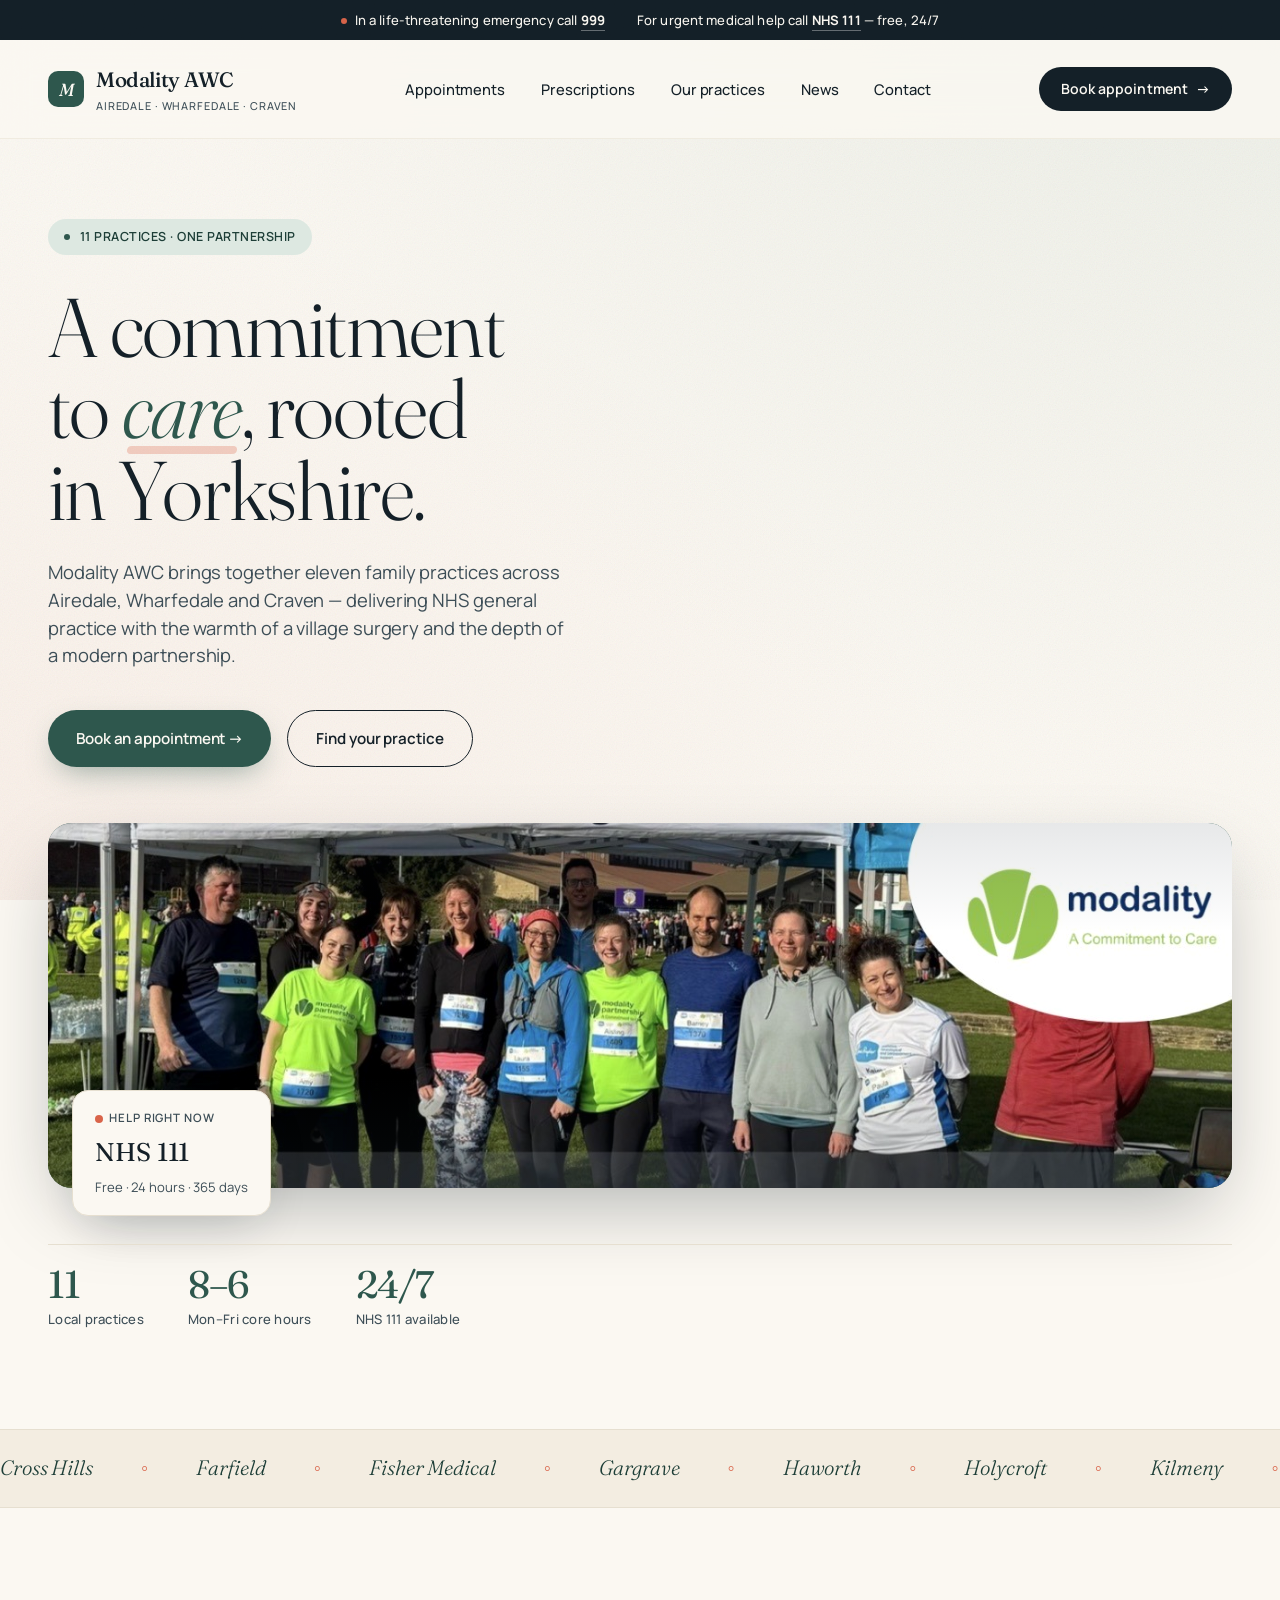
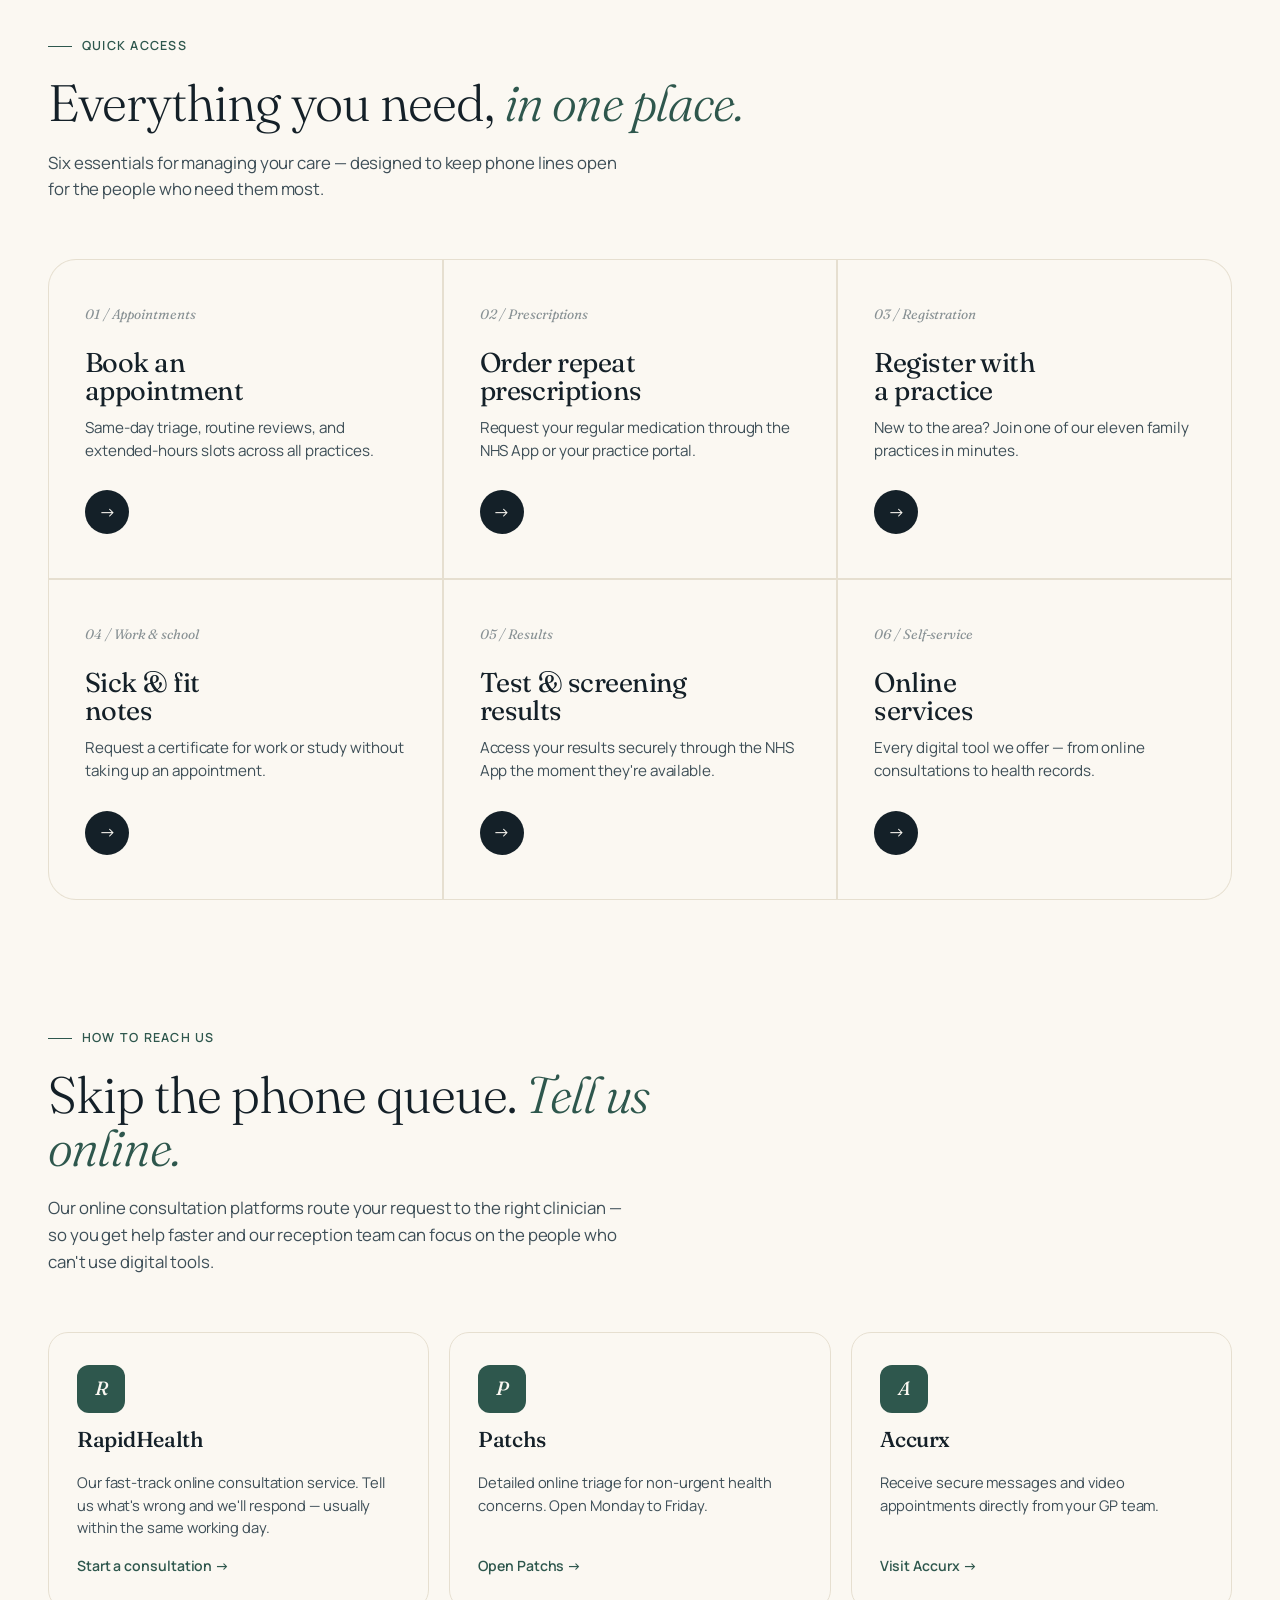
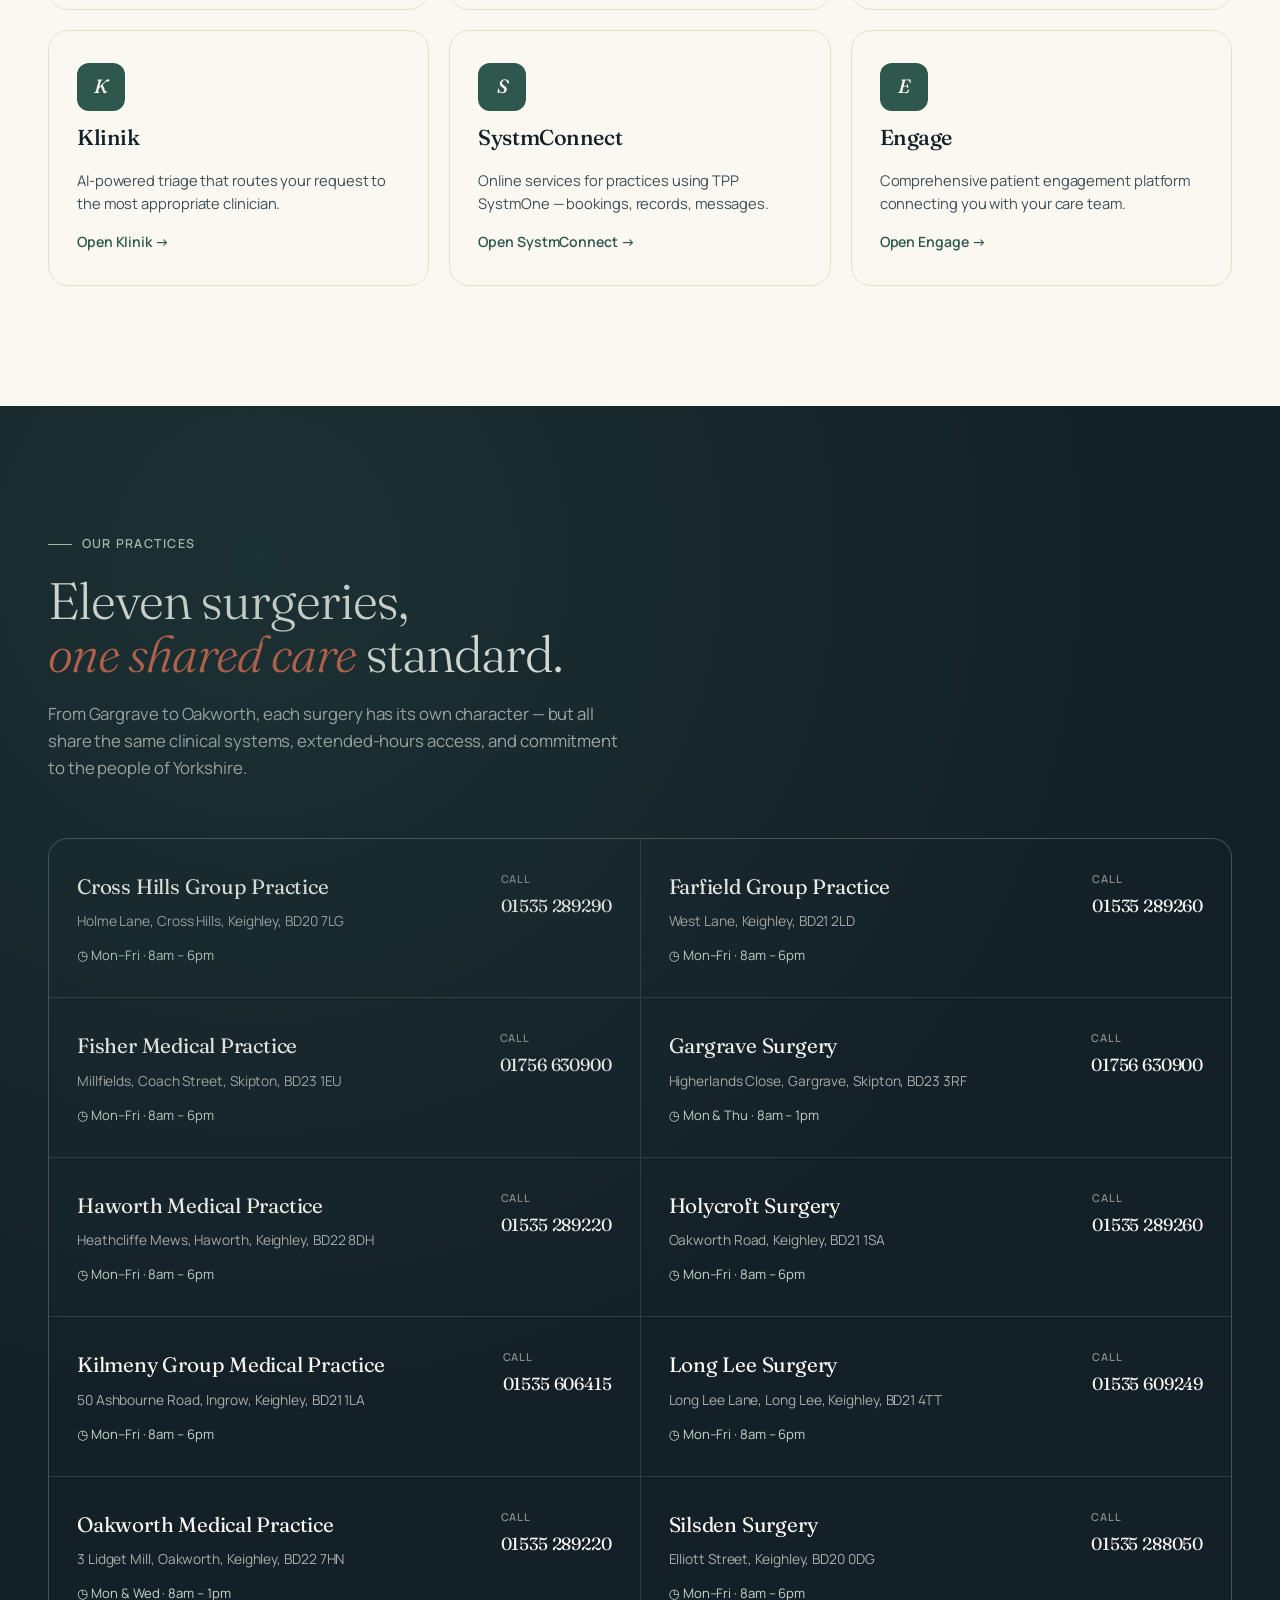
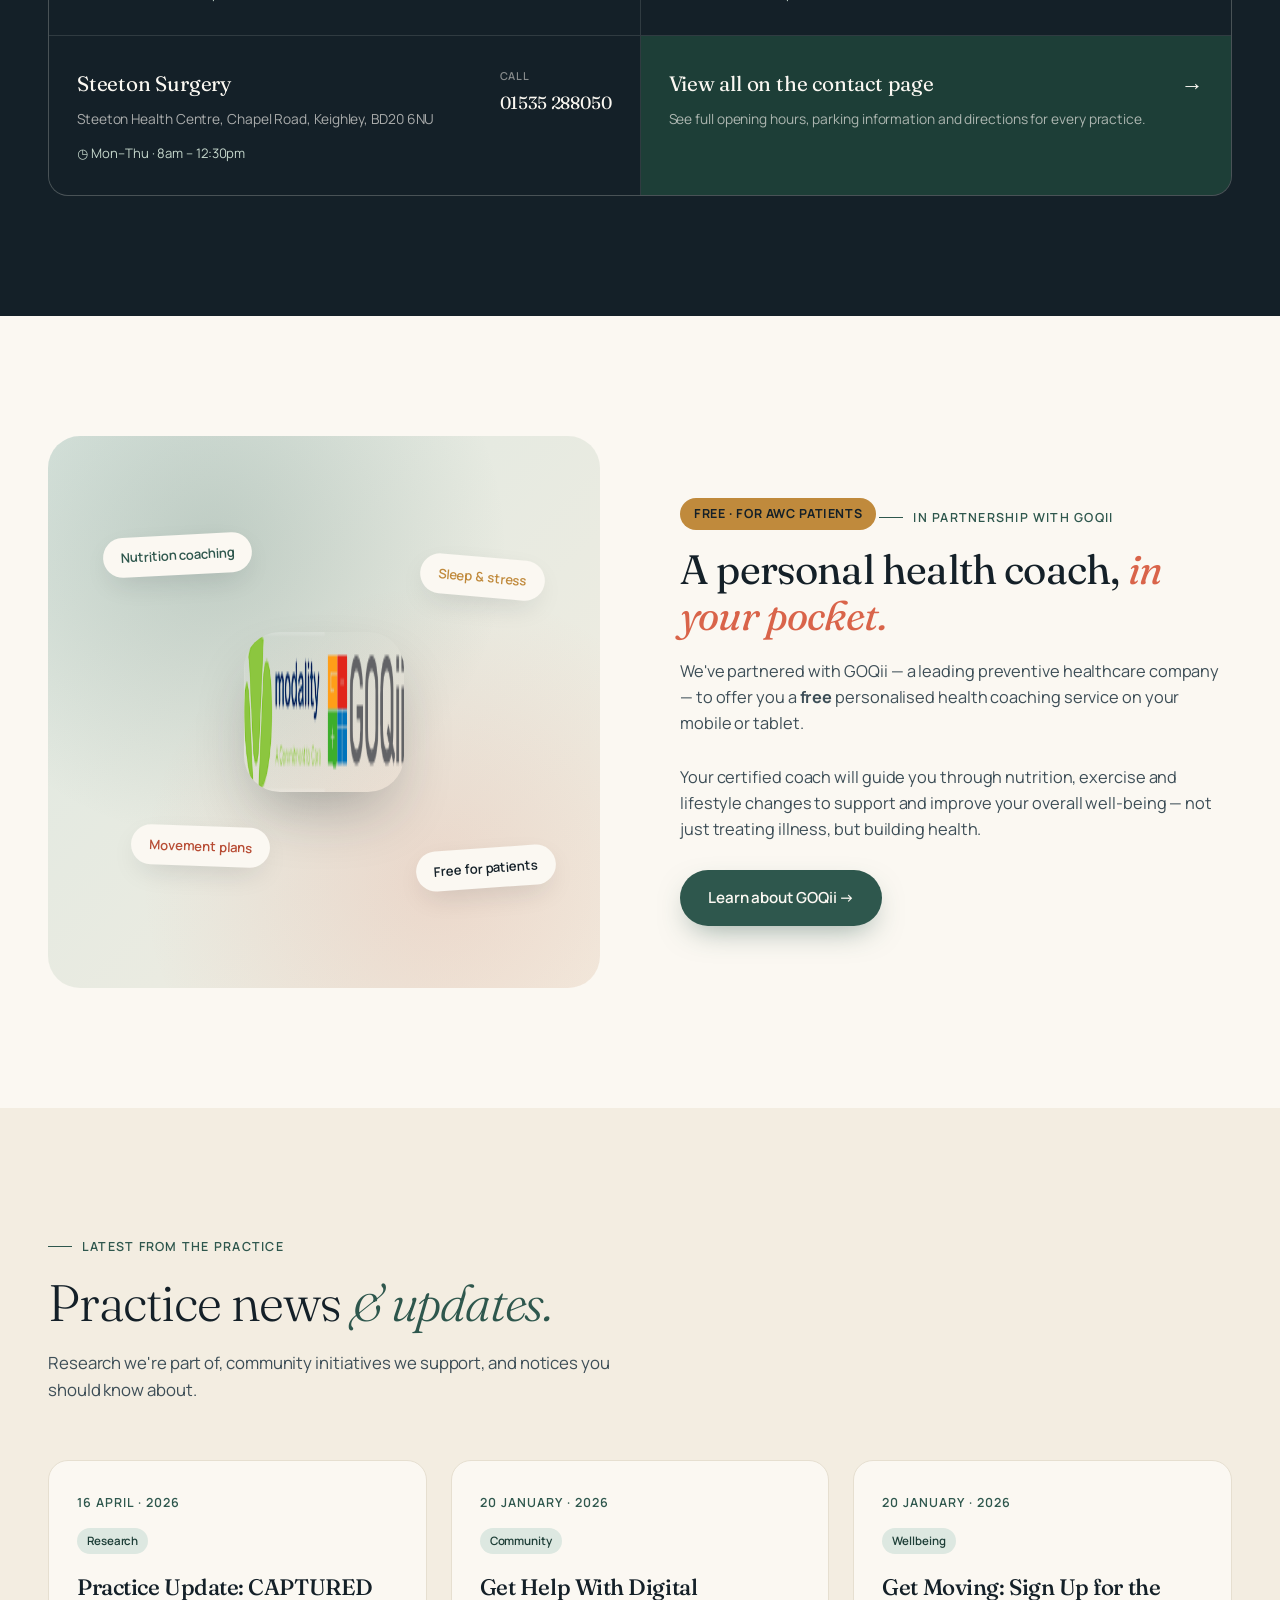
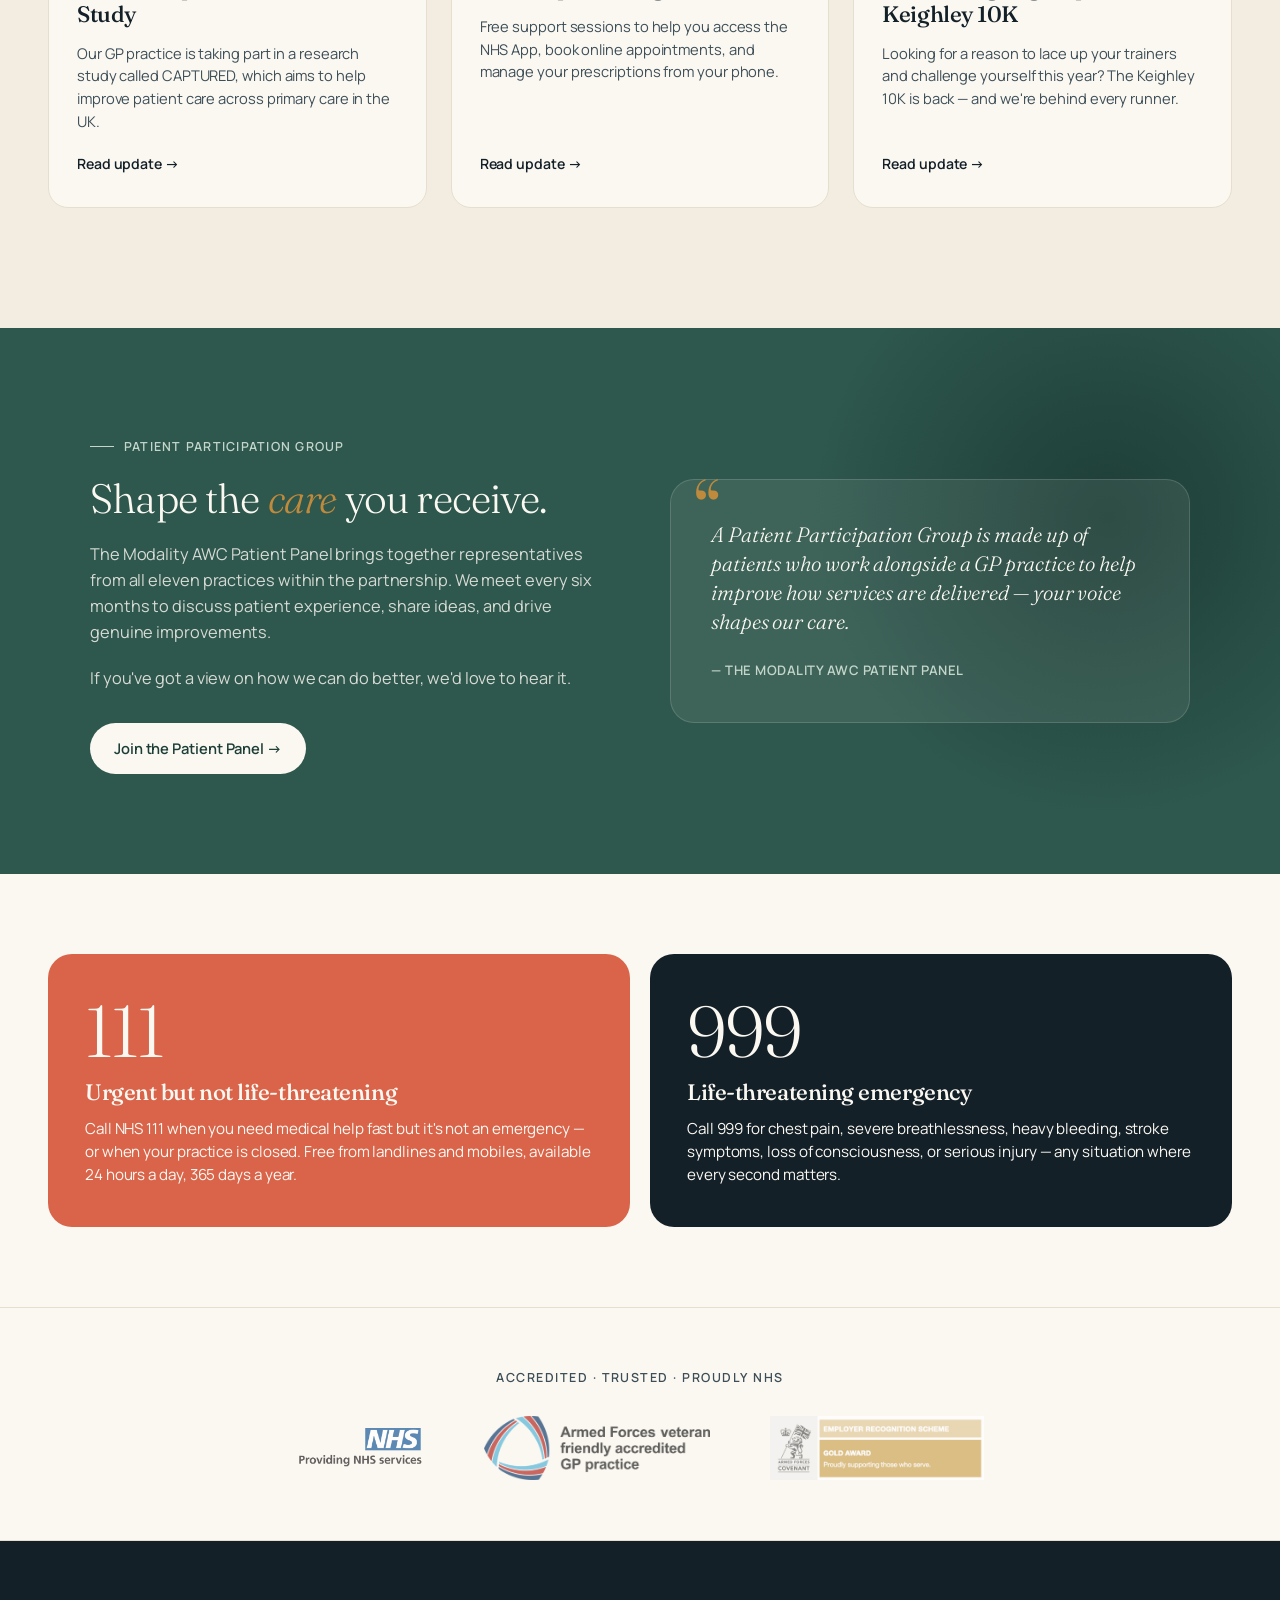
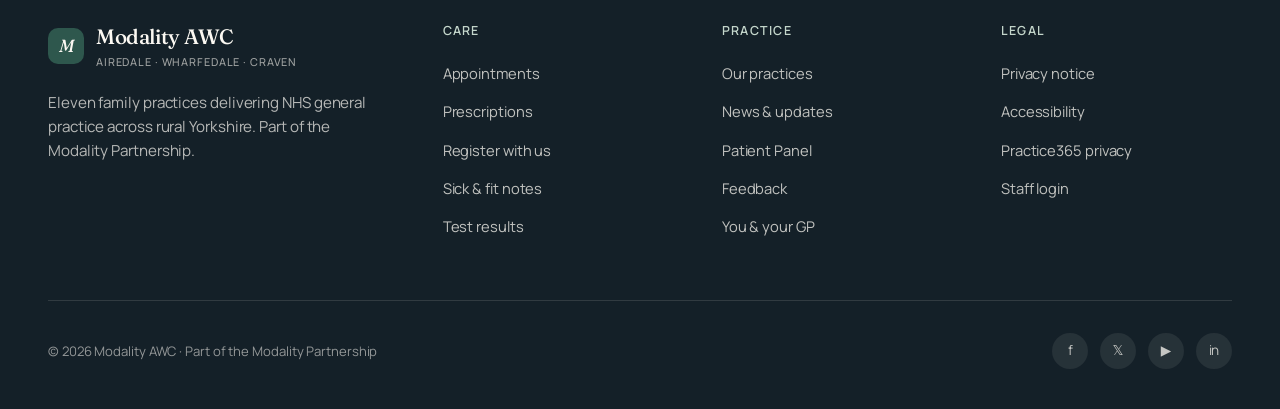
<file: index.html>
<!DOCTYPE html>
<html lang="en-GB">
<head>
<meta charset="UTF-8" />
<meta name="viewport" content="width=device-width, initial-scale=1" />
<title>Modality AWC — A commitment to care, rooted in Yorkshire</title>
<meta name="description" content="Modality Airedale, Wharfedale & Craven — 11 GP practices providing NHS care across rural Yorkshire. Book appointments, order prescriptions, and manage your health online." />
<link rel="preconnect" href="https://fonts.googleapis.com" />
<link rel="preconnect" href="https://fonts.gstatic.com" crossorigin />
<link href="https://fonts.googleapis.com/css2?family=Fraunces:ital,opsz,wght@0,9..144,300..700;1,9..144,300..500&family=Manrope:wght@400..700&display=swap" rel="stylesheet" />
<link rel="stylesheet" href="styles.css" />
</head>
<body>

<div class="emergency-strip">
  <span><span class="dot"></span>In a life-threatening emergency call <a href="tel:999"><strong>999</strong></a></span>
  <span>For urgent medical help call <a href="tel:111"><strong>NHS 111</strong></a> — free, 24/7</span>
</div>

<header class="site-header">
  <a href="index.html" class="logo-mark">
    <div class="badge">M</div>
    <div>
      Modality AWC
      <small>Airedale · Wharfedale · Craven</small>
    </div>
  </a>
  <nav class="nav-primary">
    <a href="appointments.html">Appointments</a>
    <a href="#services">Prescriptions</a>
    <a href="#practices">Our practices</a>
    <a href="#news">News</a>
    <a href="contact.html">Contact</a>
  </nav>
  <a href="appointments.html" class="header-cta">
    Book appointment <span class="arrow">→</span>
  </a>
</header>

<!-- HERO -->
<section class="hero">
  <div class="hero-text">
    <div class="hero-eyebrow">11 practices · One partnership</div>
    <h1>A commitment<br/>to <em>care</em>, rooted<br/>in Yorkshire.</h1>
    <p class="hero-lede">Modality AWC brings together eleven family practices across Airedale, Wharfedale and Craven — delivering NHS general practice with the warmth of a village surgery and the depth of a modern partnership.</p>
    <div class="hero-ctas">
      <a href="appointments.html" class="btn-primary">Book an appointment →</a>
      <a href="contact.html" class="btn-secondary">Find your practice</a>
    </div>
  </div>
  <div class="hero-image">
    <div class="hero-tag">✦ Sponsoring Keighley 10K 2026</div>
    <div class="frame">
      <img src="assets/hero.jpg" alt="The Modality AWC team at the Keighley 10K — sponsors of the 2026 race" />
    </div>
    <div class="hero-float-card">
      <div class="label"><span class="live-dot"></span>Help right now</div>
      <div class="num">NHS 111</div>
      <div class="sub">Free · 24 hours · 365 days</div>
    </div>
  </div>
  <div class="hero-stats">
    <div class="stat"><strong>11</strong><span>Local practices</span></div>
    <div class="stat"><strong>8–6</strong><span>Mon–Fri core hours</span></div>
    <div class="stat"><strong>24/7</strong><span>NHS 111 available</span></div>
  </div>
</section>

<!-- MARQUEE -->
<div class="marquee">
  <div class="marquee-track">
    <span>Cross Hills</span><span>Farfield</span><span>Fisher Medical</span><span>Gargrave</span><span>Haworth</span><span>Holycroft</span><span>Kilmeny</span><span>Long Lee</span><span>Oakworth</span><span>Silsden</span><span>Steeton</span>
    <span>Cross Hills</span><span>Farfield</span><span>Fisher Medical</span><span>Gargrave</span><span>Haworth</span><span>Holycroft</span><span>Kilmeny</span><span>Long Lee</span><span>Oakworth</span><span>Silsden</span><span>Steeton</span>
  </div>
</div>

<!-- QUICK ACTIONS -->
<section class="container" id="services">
  <div class="section-label">Quick access</div>
  <h2 class="section-heading">Everything you need, <em>in one place.</em></h2>
  <p class="section-lede">Six essentials for managing your care — designed to keep phone lines open for the people who need them most.</p>

  <div class="quick-actions">
    <a href="appointments.html" class="qa-card">
      <div class="num">01 / Appointments</div>
      <h3>Book an<br/>appointment</h3>
      <p>Same-day triage, routine reviews, and extended-hours slots across all practices.</p>
      <div class="qa-arrow">→</div>
    </a>
    <a href="#" class="qa-card">
      <div class="num">02 / Prescriptions</div>
      <h3>Order repeat<br/>prescriptions</h3>
      <p>Request your regular medication through the NHS App or your practice portal.</p>
      <div class="qa-arrow">→</div>
    </a>
    <a href="#" class="qa-card">
      <div class="num">03 / Registration</div>
      <h3>Register with<br/>a practice</h3>
      <p>New to the area? Join one of our eleven family practices in minutes.</p>
      <div class="qa-arrow">→</div>
    </a>
    <a href="#" class="qa-card">
      <div class="num">04 / Work &amp; school</div>
      <h3>Sick &amp; fit<br/>notes</h3>
      <p>Request a certificate for work or study without taking up an appointment.</p>
      <div class="qa-arrow">→</div>
    </a>
    <a href="#" class="qa-card">
      <div class="num">05 / Results</div>
      <h3>Test &amp; screening<br/>results</h3>
      <p>Access your results securely through the NHS App the moment they're available.</p>
      <div class="qa-arrow">→</div>
    </a>
    <a href="#" class="qa-card">
      <div class="num">06 / Self-service</div>
      <h3>Online<br/>services</h3>
      <p>Every digital tool we offer — from online consultations to health records.</p>
      <div class="qa-arrow">→</div>
    </a>
  </div>
</section>

<!-- CONTACT METHODS -->
<section class="container" style="padding-top: 0;">
  <div class="section-label">How to reach us</div>
  <h2 class="section-heading">Skip the phone queue. <em>Tell us online.</em></h2>
  <p class="section-lede">Our online consultation platforms route your request to the right clinician — so you get help faster and our reception team can focus on the people who can't use digital tools.</p>

  <div class="contact-methods">
    <a href="https://patchs.ai/patchs_for_patients" class="cm-card">
      <div class="cm-mark">R</div>
      <h4>RapidHealth</h4>
      <p>Our fast-track online consultation service. Tell us what's wrong and we'll respond — usually within the same working day.</p>
      <span class="cm-link">Start a consultation →</span>
    </a>
    <a href="https://patchs.ai/patchs_for_patients" class="cm-card">
      <div class="cm-mark">P</div>
      <h4>Patchs</h4>
      <p>Detailed online triage for non-urgent health concerns. Open Monday to Friday.</p>
      <span class="cm-link">Open Patchs →</span>
    </a>
    <a href="https://www.accurx.com/patient" class="cm-card">
      <div class="cm-mark">A</div>
      <h4>Accurx</h4>
      <p>Receive secure messages and video appointments directly from your GP team.</p>
      <span class="cm-link">Visit Accurx →</span>
    </a>
    <a href="https://access.klinik.co.uk/" class="cm-card">
      <div class="cm-mark">K</div>
      <h4>Klinik</h4>
      <p>AI-powered triage that routes your request to the most appropriate clinician.</p>
      <span class="cm-link">Open Klinik →</span>
    </a>
    <a href="#" class="cm-card">
      <div class="cm-mark">S</div>
      <h4>SystmConnect</h4>
      <p>Online services for practices using TPP SystmOne — bookings, records, messages.</p>
      <span class="cm-link">Open SystmConnect →</span>
    </a>
    <a href="https://www.engagehealth.uk" class="cm-card">
      <div class="cm-mark">E</div>
      <h4>Engage</h4>
      <p>Comprehensive patient engagement platform connecting you with your care team.</p>
      <span class="cm-link">Open Engage →</span>
    </a>
  </div>
</section>

<!-- PRACTICES -->
<section class="practices-section" id="practices">
  <div style="max-width: 1340px; margin: 0 auto;">
    <div class="section-label">Our practices</div>
    <h2 class="section-heading">Eleven surgeries,<br/><em>one shared care</em> standard.</h2>
    <p class="section-lede">From Gargrave to Oakworth, each surgery has its own character — but all share the same clinical systems, extended-hours access, and commitment to the people of Yorkshire.</p>

    <div class="practices-grid">
      <a href="contact.html" class="practice-card">
        <div>
          <div class="pc-name">Cross Hills Group Practice</div>
          <div class="pc-address">Holme Lane, Cross Hills, Keighley, BD20 7LG</div>
          <div class="pc-meta"><span>◷ Mon–Fri · 8am – 6pm</span></div>
        </div>
        <div class="pc-phone"><small>Call</small>01535 289290</div>
      </a>
      <a href="contact.html" class="practice-card">
        <div>
          <div class="pc-name">Farfield Group Practice</div>
          <div class="pc-address">West Lane, Keighley, BD21 2LD</div>
          <div class="pc-meta"><span>◷ Mon–Fri · 8am – 6pm</span></div>
        </div>
        <div class="pc-phone"><small>Call</small>01535 289260</div>
      </a>
      <a href="contact.html" class="practice-card">
        <div>
          <div class="pc-name">Fisher Medical Practice</div>
          <div class="pc-address">Millfields, Coach Street, Skipton, BD23 1EU</div>
          <div class="pc-meta"><span>◷ Mon–Fri · 8am – 6pm</span></div>
        </div>
        <div class="pc-phone"><small>Call</small>01756 630900</div>
      </a>
      <a href="contact.html" class="practice-card">
        <div>
          <div class="pc-name">Gargrave Surgery</div>
          <div class="pc-address">Higherlands Close, Gargrave, Skipton, BD23 3RF</div>
          <div class="pc-meta"><span>◷ Mon &amp; Thu · 8am – 1pm</span></div>
        </div>
        <div class="pc-phone"><small>Call</small>01756 630900</div>
      </a>
      <a href="contact.html" class="practice-card">
        <div>
          <div class="pc-name">Haworth Medical Practice</div>
          <div class="pc-address">Heathcliffe Mews, Haworth, Keighley, BD22 8DH</div>
          <div class="pc-meta"><span>◷ Mon–Fri · 8am – 6pm</span></div>
        </div>
        <div class="pc-phone"><small>Call</small>01535 289220</div>
      </a>
      <a href="contact.html" class="practice-card">
        <div>
          <div class="pc-name">Holycroft Surgery</div>
          <div class="pc-address">Oakworth Road, Keighley, BD21 1SA</div>
          <div class="pc-meta"><span>◷ Mon–Fri · 8am – 6pm</span></div>
        </div>
        <div class="pc-phone"><small>Call</small>01535 289260</div>
      </a>
      <a href="contact.html" class="practice-card">
        <div>
          <div class="pc-name">Kilmeny Group Medical Practice</div>
          <div class="pc-address">50 Ashbourne Road, Ingrow, Keighley, BD21 1LA</div>
          <div class="pc-meta"><span>◷ Mon–Fri · 8am – 6pm</span></div>
        </div>
        <div class="pc-phone"><small>Call</small>01535 606415</div>
      </a>
      <a href="contact.html" class="practice-card">
        <div>
          <div class="pc-name">Long Lee Surgery</div>
          <div class="pc-address">Long Lee Lane, Long Lee, Keighley, BD21 4TT</div>
          <div class="pc-meta"><span>◷ Mon–Fri · 8am – 6pm</span></div>
        </div>
        <div class="pc-phone"><small>Call</small>01535 609249</div>
      </a>
      <a href="contact.html" class="practice-card">
        <div>
          <div class="pc-name">Oakworth Medical Practice</div>
          <div class="pc-address">3 Lidget Mill, Oakworth, Keighley, BD22 7HN</div>
          <div class="pc-meta"><span>◷ Mon &amp; Wed · 8am – 1pm</span></div>
        </div>
        <div class="pc-phone"><small>Call</small>01535 289220</div>
      </a>
      <a href="contact.html" class="practice-card">
        <div>
          <div class="pc-name">Silsden Surgery</div>
          <div class="pc-address">Elliott Street, Keighley, BD20 0DG</div>
          <div class="pc-meta"><span>◷ Mon–Fri · 8am – 6pm</span></div>
        </div>
        <div class="pc-phone"><small>Call</small>01535 288050</div>
      </a>
      <a href="contact.html" class="practice-card">
        <div>
          <div class="pc-name">Steeton Surgery</div>
          <div class="pc-address">Steeton Health Centre, Chapel Road, Keighley, BD20 6NU</div>
          <div class="pc-meta"><span>◷ Mon–Thu · 8am – 12:30pm</span></div>
        </div>
        <div class="pc-phone"><small>Call</small>01535 288050</div>
      </a>
      <a href="contact.html" class="practice-card" style="background: var(--sage-deep);">
        <div>
          <div class="pc-name" style="color: var(--paper);">View all on the contact page</div>
          <div class="pc-address">See full opening hours, parking information and directions for every practice.</div>
        </div>
        <div class="pc-phone" style="font-size: 1.4rem;">→</div>
      </a>
    </div>
  </div>
</section>

<!-- PARTNERSHIP -->
<section class="container">
  <div class="partnership">
    <div class="partnership-visual">
      <div class="chip chip-1">Nutrition coaching</div>
      <div class="chip chip-2">Movement plans</div>
      <div class="chip chip-3">Sleep &amp; stress</div>
      <div class="chip chip-4">Free for patients</div>
      <img src="assets/goqii.png" alt="GOQii app icon" />
    </div>
    <div class="partnership-text">
      <span class="free-badge">Free · For AWC patients</span>
      <div class="section-label">In partnership with GOQii</div>
      <h2>A personal health coach, <em>in your pocket.</em></h2>
      <p>We've partnered with GOQii — a leading preventive healthcare company — to offer you a <strong>free</strong> personalised health coaching service on your mobile or tablet.</p>
      <p>Your certified coach will guide you through nutrition, exercise and lifestyle changes to support and improve your overall well-being — not just treating illness, but building health.</p>
      <a href="#" class="btn-primary">Learn about GOQii →</a>
    </div>
  </div>
</section>

<!-- NEWS -->
<section class="news-section container" id="news">
  <div class="section-label">Latest from the practice</div>
  <h2 class="section-heading">Practice news <em>&amp; updates.</em></h2>
  <p class="section-lede">Research we're part of, community initiatives we support, and notices you should know about.</p>

  <div class="news-grid">
    <a href="#" class="news-card">
      <div class="news-date">16 April · 2026</div>
      <span class="news-tag">Research</span>
      <h3>Practice Update: CAPTURED Study</h3>
      <p>Our GP practice is taking part in a research study called CAPTURED, which aims to help improve patient care across primary care in the UK.</p>
      <span class="read-more">Read update →</span>
    </a>
    <a href="#" class="news-card">
      <div class="news-date">20 January · 2026</div>
      <span class="news-tag">Community</span>
      <h3>Get Help With Digital</h3>
      <p>Free support sessions to help you access the NHS App, book online appointments, and manage your prescriptions from your phone.</p>
      <span class="read-more">Read update →</span>
    </a>
    <a href="#" class="news-card">
      <div class="news-date">20 January · 2026</div>
      <span class="news-tag">Wellbeing</span>
      <h3>Get Moving: Sign Up for the Keighley 10K</h3>
      <p>Looking for a reason to lace up your trainers and challenge yourself this year? The Keighley 10K is back — and we're behind every runner.</p>
      <span class="read-more">Read update →</span>
    </a>
  </div>
</section>

<!-- PPG -->
<section class="ppg-section">
  <div class="ppg-inner">
    <div>
      <div class="section-label">Patient Participation Group</div>
      <h2>Shape the <em>care</em> you receive.</h2>
      <p>The Modality AWC Patient Panel brings together representatives from all eleven practices within the partnership. We meet every six months to discuss patient experience, share ideas, and drive genuine improvements.</p>
      <p>If you've got a view on how we can do better, we'd love to hear it.</p>
      <a href="#" class="ppg-cta">Join the Patient Panel →</a>
    </div>
    <div class="ppg-quote">
      <blockquote>A Patient Participation Group is made up of patients who work alongside a GP practice to help improve how services are delivered — your voice shapes our care.</blockquote>
      <cite>— The Modality AWC Patient Panel</cite>
    </div>
  </div>
</section>

<!-- EMERGENCY -->
<section class="emergency-band">
  <div class="emergency-inner">
    <div class="emergency-card urgent">
      <div class="big-num">111</div>
      <h3>Urgent but not life-threatening</h3>
      <p>Call NHS 111 when you need medical help fast but it's not an emergency — or when your practice is closed. Free from landlines and mobiles, available 24 hours a day, 365 days a year.</p>
    </div>
    <div class="emergency-card life">
      <div class="big-num">999</div>
      <h3>Life-threatening emergency</h3>
      <p>Call 999 for chest pain, severe breathlessness, heavy bleeding, stroke symptoms, loss of consciousness, or serious injury — any situation where every second matters.</p>
    </div>
  </div>
</section>

<!-- ACCREDITATIONS -->
<section class="accreditations">
  <div class="accred-label">Accredited · Trusted · Proudly NHS</div>
  <div class="accred-inner">
    <img src="assets/nhs-services.png" alt="Providing NHS Services" />
    <img src="assets/veterans.png" alt="Veteran Friendly Accredited" />
    <img src="assets/ers-gold.jpg" alt="Defence Employer Recognition Scheme Gold" />
  </div>
</section>

<!-- FOOTER -->
<footer>
  <div class="footer-grid">
    <div class="footer-brand">
      <a href="index.html" class="logo-mark">
        <div class="badge">M</div>
        <div>
          Modality AWC
          <small>Airedale · Wharfedale · Craven</small>
        </div>
      </a>
      <p>Eleven family practices delivering NHS general practice across rural Yorkshire. Part of the Modality Partnership.</p>
    </div>
    <div class="footer-col">
      <h5>Care</h5>
      <ul>
        <li><a href="appointments.html">Appointments</a></li>
        <li><a href="#">Prescriptions</a></li>
        <li><a href="#">Register with us</a></li>
        <li><a href="#">Sick &amp; fit notes</a></li>
        <li><a href="#">Test results</a></li>
      </ul>
    </div>
    <div class="footer-col">
      <h5>Practice</h5>
      <ul>
        <li><a href="contact.html">Our practices</a></li>
        <li><a href="#news">News &amp; updates</a></li>
        <li><a href="#">Patient Panel</a></li>
        <li><a href="#">Feedback</a></li>
        <li><a href="#">You &amp; your GP</a></li>
      </ul>
    </div>
    <div class="footer-col">
      <h5>Legal</h5>
      <ul>
        <li><a href="#">Privacy notice</a></li>
        <li><a href="#">Accessibility</a></li>
        <li><a href="#">Practice365 privacy</a></li>
        <li><a href="#">Staff login</a></li>
      </ul>
    </div>
  </div>
  <div class="footer-bottom">
    <div>© 2026 Modality AWC · Part of the Modality Partnership</div>
    <div class="social-links">
      <a href="#" aria-label="Facebook">f</a>
      <a href="#" aria-label="X / Twitter">𝕏</a>
      <a href="#" aria-label="YouTube">▶</a>
      <a href="#" aria-label="LinkedIn">in</a>
    </div>
  </div>
</footer>

</body>
</html>
</file>
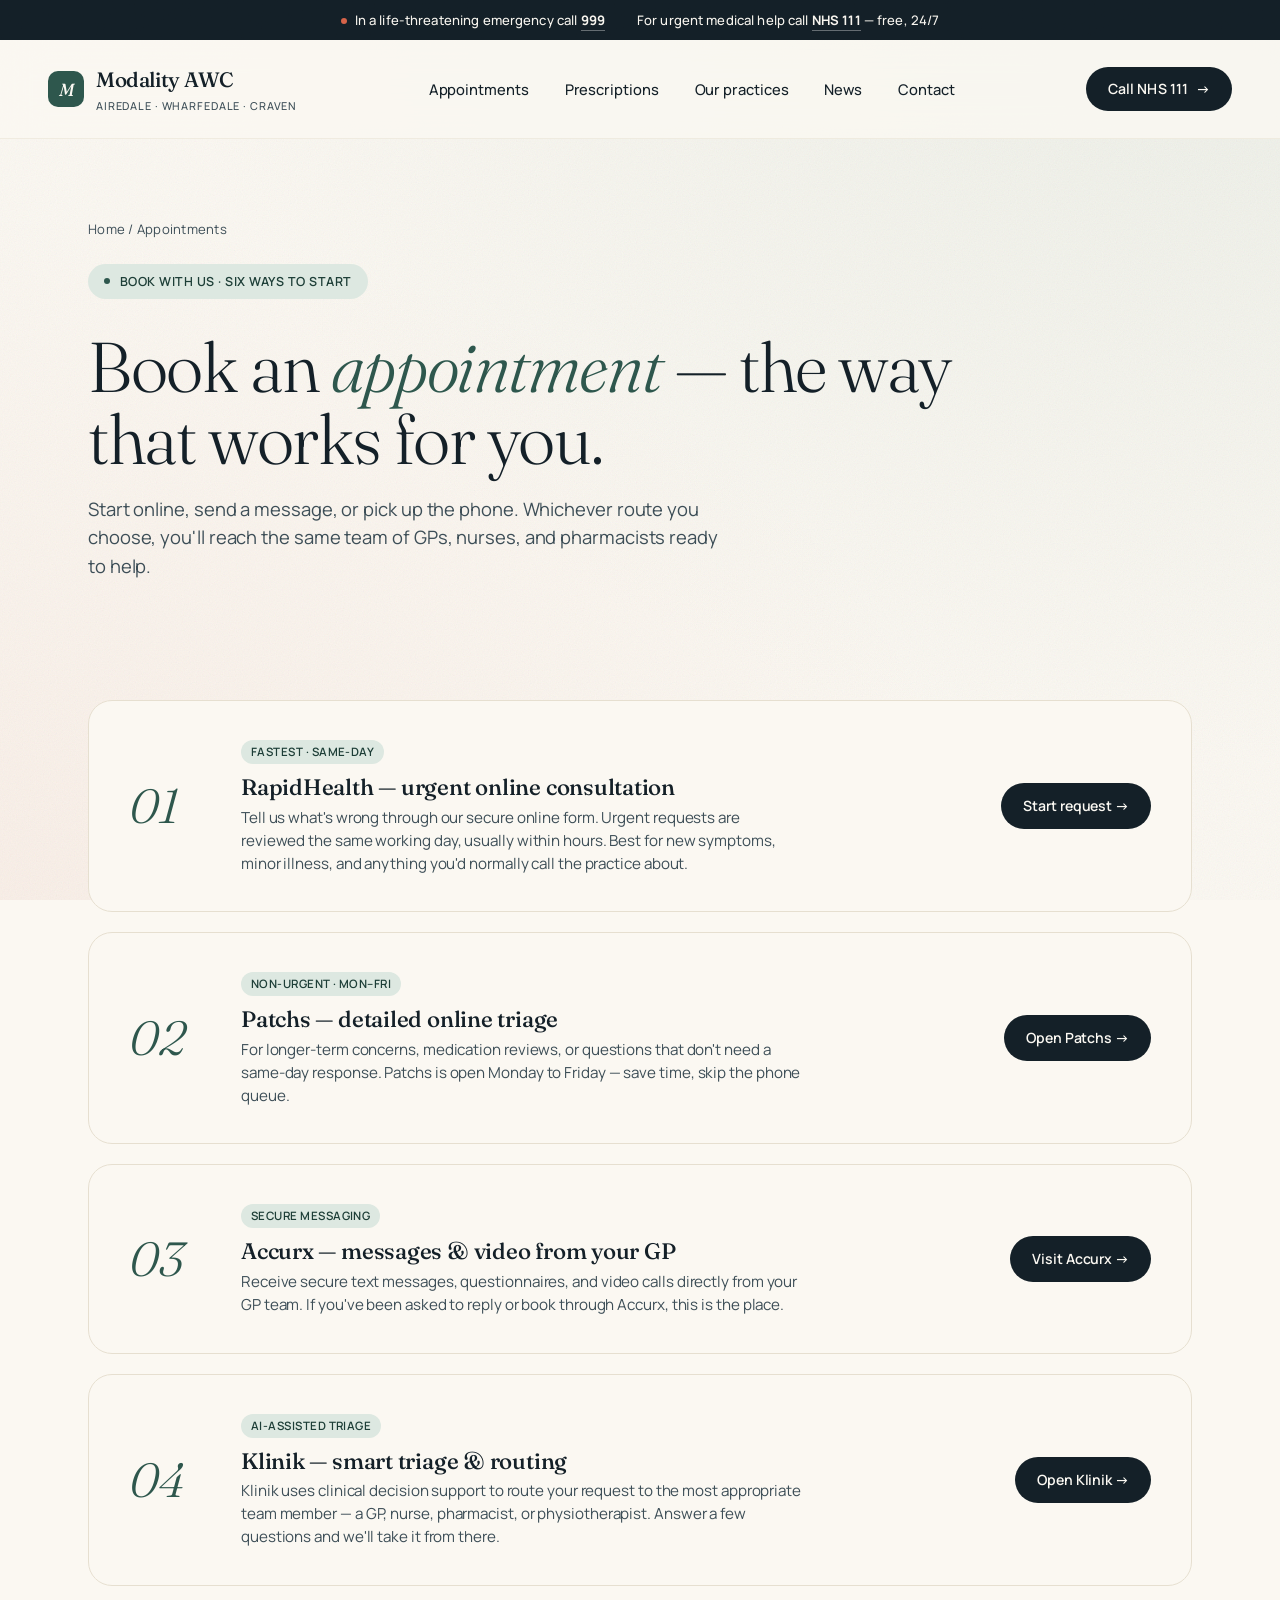
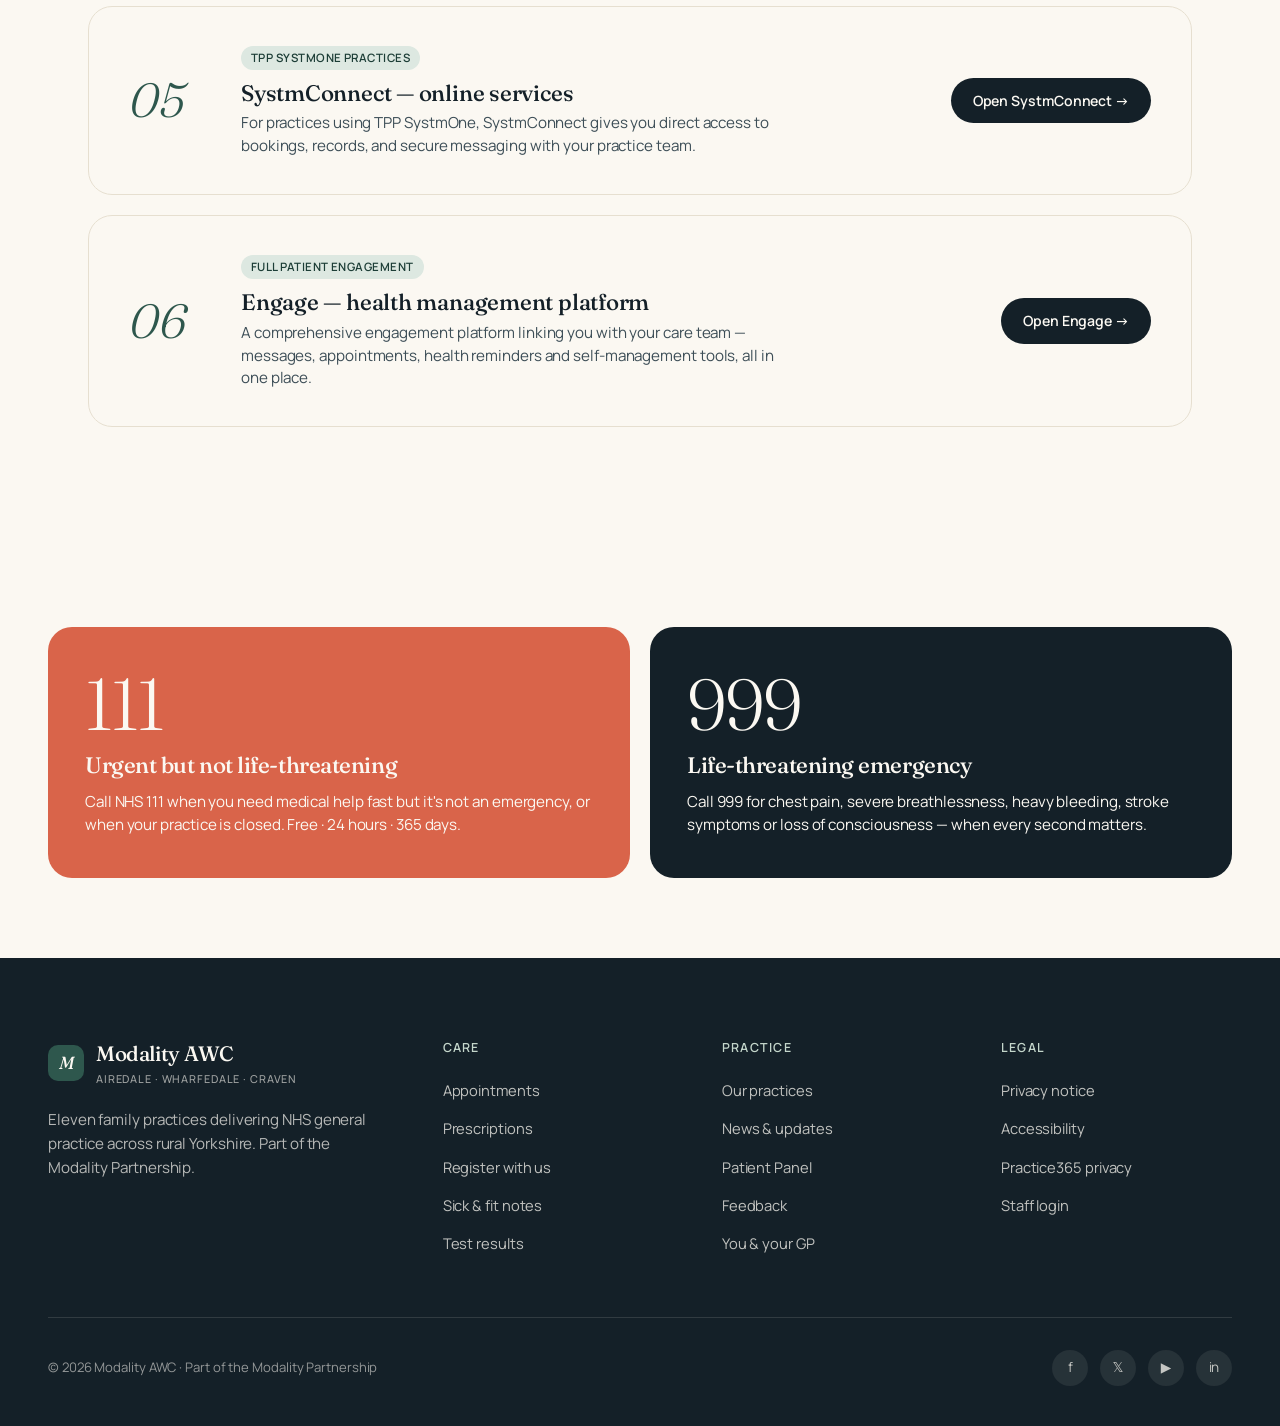
<file: appointments.html>
<!DOCTYPE html>
<html lang="en-GB">
<head>
<meta charset="UTF-8" />
<meta name="viewport" content="width=device-width, initial-scale=1" />
<title>Book an appointment — Modality AWC</title>
<meta name="description" content="Book a GP appointment across 11 Modality AWC practices. Choose online consultations, routine visits, or extended-hours care." />
<link rel="preconnect" href="https://fonts.googleapis.com" />
<link rel="preconnect" href="https://fonts.gstatic.com" crossorigin />
<link href="https://fonts.googleapis.com/css2?family=Fraunces:ital,opsz,wght@0,9..144,300..700;1,9..144,300..500&family=Manrope:wght@400..700&display=swap" rel="stylesheet" />
<link rel="stylesheet" href="styles.css" />
</head>
<body>

<div class="emergency-strip">
  <span><span class="dot"></span>In a life-threatening emergency call <a href="tel:999"><strong>999</strong></a></span>
  <span>For urgent medical help call <a href="tel:111"><strong>NHS 111</strong></a> — free, 24/7</span>
</div>

<header class="site-header">
  <a href="index.html" class="logo-mark">
    <div class="badge">M</div>
    <div>
      Modality AWC
      <small>Airedale · Wharfedale · Craven</small>
    </div>
  </a>
  <nav class="nav-primary">
    <a href="appointments.html">Appointments</a>
    <a href="index.html#services">Prescriptions</a>
    <a href="index.html#practices">Our practices</a>
    <a href="index.html#news">News</a>
    <a href="contact.html">Contact</a>
  </nav>
  <a href="tel:111" class="header-cta">Call NHS 111 <span class="arrow">→</span></a>
</header>

<section class="subpage-hero">
  <div class="crumbs"><a href="index.html">Home</a> / Appointments</div>
  <div class="hero-eyebrow">Book with us · Six ways to start</div>
  <h1>Book an <em>appointment</em> — the way that works for you.</h1>
  <p class="lede">Start online, send a message, or pick up the phone. Whichever route you choose, you'll reach the same team of GPs, nurses, and pharmacists ready to help.</p>
</section>

<section class="appt-options">

  <div class="appt-option">
    <div class="appt-num">01</div>
    <div>
      <span class="tag">Fastest · Same-day</span>
      <h3>RapidHealth — urgent online consultation</h3>
      <p>Tell us what's wrong through our secure online form. Urgent requests are reviewed the same working day, usually within hours. Best for new symptoms, minor illness, and anything you'd normally call the practice about.</p>
    </div>
    <a href="https://patchs.ai/patchs_for_patients" class="open-btn">Start request →</a>
  </div>

  <div class="appt-option">
    <div class="appt-num">02</div>
    <div>
      <span class="tag">Non-urgent · Mon–Fri</span>
      <h3>Patchs — detailed online triage</h3>
      <p>For longer-term concerns, medication reviews, or questions that don't need a same-day response. Patchs is open Monday to Friday — save time, skip the phone queue.</p>
    </div>
    <a href="https://patchs.ai/patchs_for_patients" class="open-btn">Open Patchs →</a>
  </div>

  <div class="appt-option">
    <div class="appt-num">03</div>
    <div>
      <span class="tag">Secure messaging</span>
      <h3>Accurx — messages &amp; video from your GP</h3>
      <p>Receive secure text messages, questionnaires, and video calls directly from your GP team. If you've been asked to reply or book through Accurx, this is the place.</p>
    </div>
    <a href="https://www.accurx.com/patient" class="open-btn">Visit Accurx →</a>
  </div>

  <div class="appt-option">
    <div class="appt-num">04</div>
    <div>
      <span class="tag">AI-assisted triage</span>
      <h3>Klinik — smart triage &amp; routing</h3>
      <p>Klinik uses clinical decision support to route your request to the most appropriate team member — a GP, nurse, pharmacist, or physiotherapist. Answer a few questions and we'll take it from there.</p>
    </div>
    <a href="https://access.klinik.co.uk/" class="open-btn">Open Klinik →</a>
  </div>

  <div class="appt-option">
    <div class="appt-num">05</div>
    <div>
      <span class="tag">TPP SystmOne practices</span>
      <h3>SystmConnect — online services</h3>
      <p>For practices using TPP SystmOne, SystmConnect gives you direct access to bookings, records, and secure messaging with your practice team.</p>
    </div>
    <a href="#" class="open-btn">Open SystmConnect →</a>
  </div>

  <div class="appt-option">
    <div class="appt-num">06</div>
    <div>
      <span class="tag">Full patient engagement</span>
      <h3>Engage — health management platform</h3>
      <p>A comprehensive engagement platform linking you with your care team — messages, appointments, health reminders and self-management tools, all in one place.</p>
    </div>
    <a href="https://www.engagehealth.uk" class="open-btn">Open Engage →</a>
  </div>

</section>

<!-- EMERGENCY -->
<section class="emergency-band">
  <div class="emergency-inner">
    <div class="emergency-card urgent">
      <div class="big-num">111</div>
      <h3>Urgent but not life-threatening</h3>
      <p>Call NHS 111 when you need medical help fast but it's not an emergency, or when your practice is closed. Free · 24 hours · 365 days.</p>
    </div>
    <div class="emergency-card life">
      <div class="big-num">999</div>
      <h3>Life-threatening emergency</h3>
      <p>Call 999 for chest pain, severe breathlessness, heavy bleeding, stroke symptoms or loss of consciousness — when every second matters.</p>
    </div>
  </div>
</section>

<footer>
  <div class="footer-grid">
    <div class="footer-brand">
      <a href="index.html" class="logo-mark">
        <div class="badge">M</div>
        <div>Modality AWC <small>Airedale · Wharfedale · Craven</small></div>
      </a>
      <p>Eleven family practices delivering NHS general practice across rural Yorkshire. Part of the Modality Partnership.</p>
    </div>
    <div class="footer-col"><h5>Care</h5><ul><li><a href="appointments.html">Appointments</a></li><li><a href="#">Prescriptions</a></li><li><a href="#">Register with us</a></li><li><a href="#">Sick &amp; fit notes</a></li><li><a href="#">Test results</a></li></ul></div>
    <div class="footer-col"><h5>Practice</h5><ul><li><a href="contact.html">Our practices</a></li><li><a href="index.html#news">News &amp; updates</a></li><li><a href="#">Patient Panel</a></li><li><a href="#">Feedback</a></li><li><a href="#">You &amp; your GP</a></li></ul></div>
    <div class="footer-col"><h5>Legal</h5><ul><li><a href="#">Privacy notice</a></li><li><a href="#">Accessibility</a></li><li><a href="#">Practice365 privacy</a></li><li><a href="#">Staff login</a></li></ul></div>
  </div>
  <div class="footer-bottom">
    <div>© 2026 Modality AWC · Part of the Modality Partnership</div>
    <div class="social-links"><a href="#">f</a><a href="#">𝕏</a><a href="#">▶</a><a href="#">in</a></div>
  </div>
</footer>

</body>
</html>
</file>
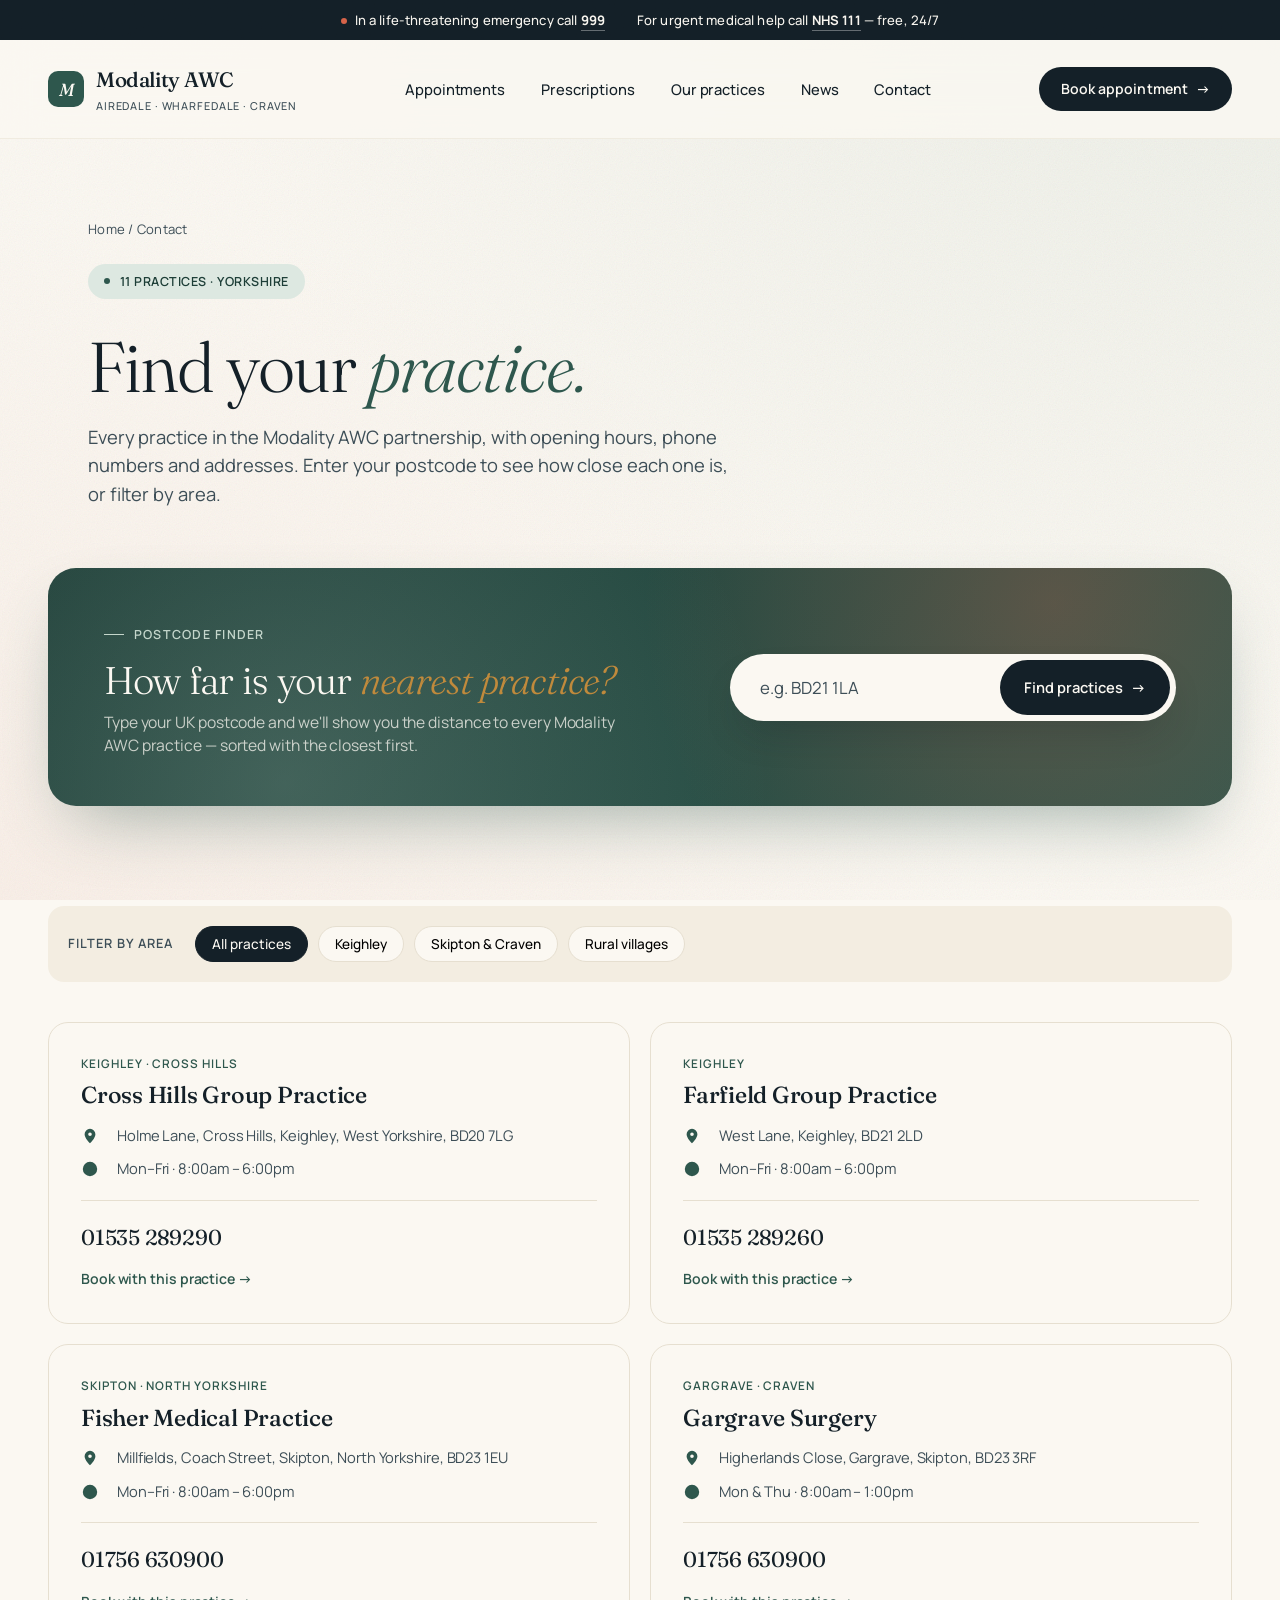
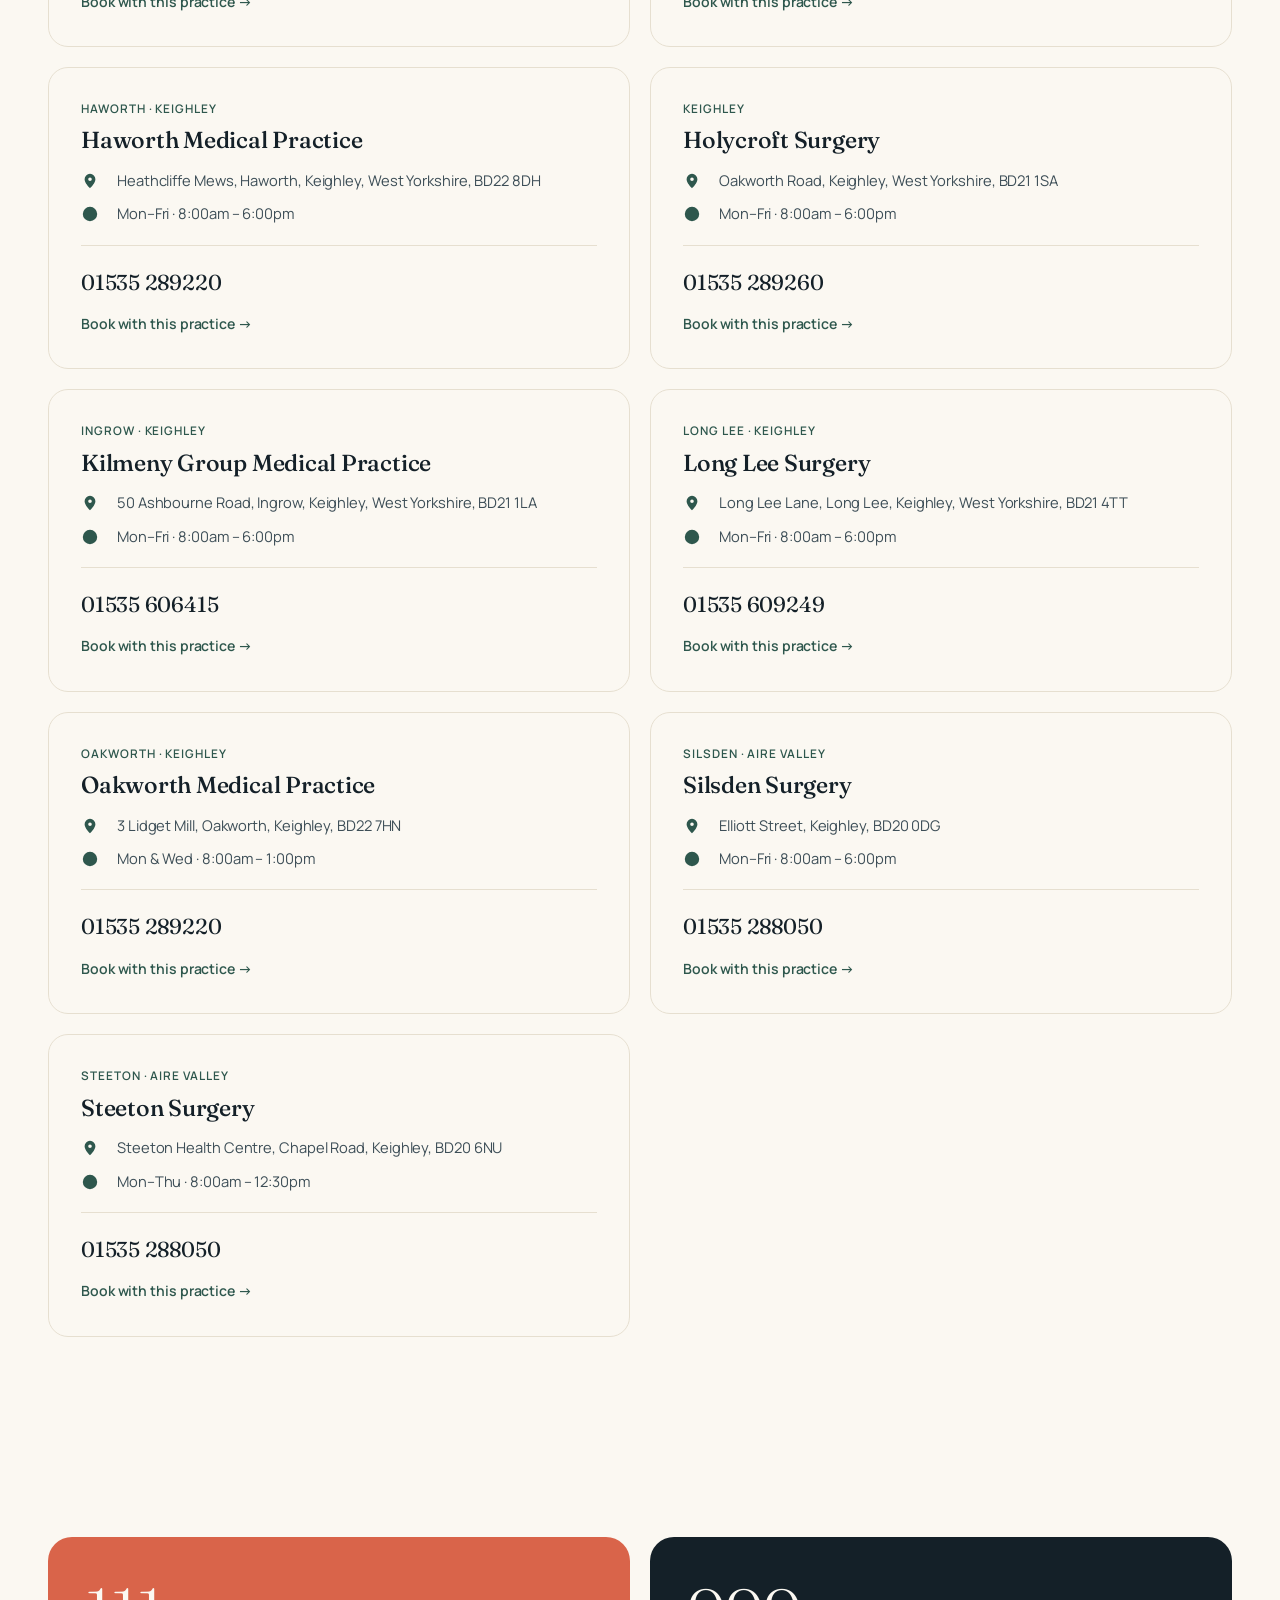
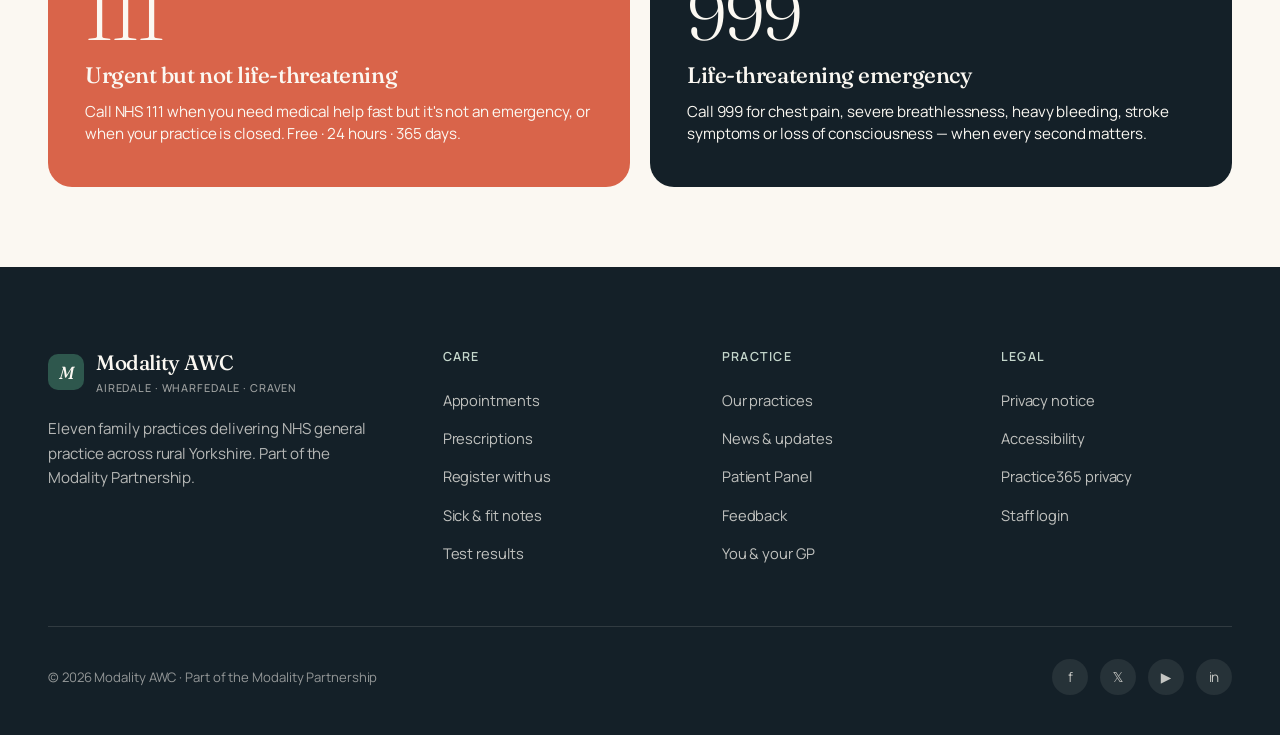
<file: contact.html>
<!DOCTYPE html>
<html lang="en-GB">
<head>
<meta charset="UTF-8" />
<meta name="viewport" content="width=device-width, initial-scale=1" />
<title>Contact us — Find your practice · Modality AWC</title>
<meta name="description" content="Contact details, addresses and opening hours for all 11 Modality AWC GP practices across Airedale, Wharfedale and Craven." />
<link rel="preconnect" href="https://fonts.googleapis.com" />
<link rel="preconnect" href="https://fonts.gstatic.com" crossorigin />
<link href="https://fonts.googleapis.com/css2?family=Fraunces:ital,opsz,wght@0,9..144,300..700;1,9..144,300..500&family=Manrope:wght@400..700&display=swap" rel="stylesheet" />
<link rel="stylesheet" href="styles.css" />
</head>
<body>

<div class="emergency-strip">
  <span><span class="dot"></span>In a life-threatening emergency call <a href="tel:999"><strong>999</strong></a></span>
  <span>For urgent medical help call <a href="tel:111"><strong>NHS 111</strong></a> — free, 24/7</span>
</div>

<header class="site-header">
  <a href="index.html" class="logo-mark">
    <div class="badge">M</div>
    <div>Modality AWC<small>Airedale · Wharfedale · Craven</small></div>
  </a>
  <nav class="nav-primary">
    <a href="appointments.html">Appointments</a>
    <a href="index.html#services">Prescriptions</a>
    <a href="index.html#practices">Our practices</a>
    <a href="index.html#news">News</a>
    <a href="contact.html">Contact</a>
  </nav>
  <a href="appointments.html" class="header-cta">Book appointment <span class="arrow">→</span></a>
</header>

<section class="subpage-hero">
  <div class="crumbs"><a href="index.html">Home</a> / Contact</div>
  <div class="hero-eyebrow">11 practices · Yorkshire</div>
  <h1>Find your <em>practice.</em></h1>
  <p class="lede">Every practice in the Modality AWC partnership, with opening hours, phone numbers and addresses. Enter your postcode to see how close each one is, or filter by area.</p>
</section>

<section class="postcode-finder">
  <div class="postcode-card">
    <div>
      <div class="pf-eyebrow">Postcode finder</div>
      <h2>How far is your <em>nearest practice?</em></h2>
      <p>Type your UK postcode and we'll show you the distance to every Modality AWC practice — sorted with the closest first.</p>
    </div>
    <form class="pf-form" action="distance.html" method="get" onsubmit="return validatePostcode(this)">
      <input type="text" name="postcode" placeholder="e.g. BD21 1LA" required autocomplete="postal-code" aria-label="Your postcode" />
      <button type="submit">Find practices <span>→</span></button>
    </form>
  </div>
</section>

<section class="contact-section">

  <div class="contact-filter">
    <span class="filter-label">Filter by area</span>
    <button class="filter-chip active" data-filter="all">All practices</button>
    <button class="filter-chip" data-filter="keighley">Keighley</button>
    <button class="filter-chip" data-filter="skipton">Skipton &amp; Craven</button>
    <button class="filter-chip" data-filter="rural">Rural villages</button>
  </div>

  <div class="contact-grid">

    <article class="contact-card" data-region="keighley">
      <div class="cc-region">Keighley · Cross Hills</div>
      <h3>Cross Hills Group Practice</h3>
      <div class="cc-row"><svg viewBox="0 0 20 20" fill="currentColor"><path d="M10 2a6 6 0 00-6 6c0 4.5 6 10 6 10s6-5.5 6-10a6 6 0 00-6-6zm0 8a2 2 0 110-4 2 2 0 010 4z"/></svg><span>Holme Lane, Cross Hills, Keighley, West Yorkshire, BD20 7LG</span></div>
      <div class="cc-row"><svg viewBox="0 0 20 20" fill="currentColor"><path d="M10 2a8 8 0 100 16 8 8 0 000-16zm1 8.4V5h-2v6l4.3 2.6 1-1.7-3.3-1.5z"/></svg><span>Mon–Fri · 8:00am – 6:00pm</span></div>
      <div class="cc-divider"></div>
      <div class="cc-phone"><a href="tel:01535289290">01535 289290</a></div>
      <a href="appointments.html" class="cc-cta" style="margin-top: 14px;">Book with this practice →</a>
    </article>

    <article class="contact-card" data-region="keighley">
      <div class="cc-region">Keighley</div>
      <h3>Farfield Group Practice</h3>
      <div class="cc-row"><svg viewBox="0 0 20 20" fill="currentColor"><path d="M10 2a6 6 0 00-6 6c0 4.5 6 10 6 10s6-5.5 6-10a6 6 0 00-6-6zm0 8a2 2 0 110-4 2 2 0 010 4z"/></svg><span>West Lane, Keighley, BD21 2LD</span></div>
      <div class="cc-row"><svg viewBox="0 0 20 20" fill="currentColor"><path d="M10 2a8 8 0 100 16 8 8 0 000-16zm1 8.4V5h-2v6l4.3 2.6 1-1.7-3.3-1.5z"/></svg><span>Mon–Fri · 8:00am – 6:00pm</span></div>
      <div class="cc-divider"></div>
      <div class="cc-phone"><a href="tel:01535289260">01535 289260</a></div>
      <a href="appointments.html" class="cc-cta" style="margin-top: 14px;">Book with this practice →</a>
    </article>

    <article class="contact-card" data-region="skipton">
      <div class="cc-region">Skipton · North Yorkshire</div>
      <h3>Fisher Medical Practice</h3>
      <div class="cc-row"><svg viewBox="0 0 20 20" fill="currentColor"><path d="M10 2a6 6 0 00-6 6c0 4.5 6 10 6 10s6-5.5 6-10a6 6 0 00-6-6zm0 8a2 2 0 110-4 2 2 0 010 4z"/></svg><span>Millfields, Coach Street, Skipton, North Yorkshire, BD23 1EU</span></div>
      <div class="cc-row"><svg viewBox="0 0 20 20" fill="currentColor"><path d="M10 2a8 8 0 100 16 8 8 0 000-16zm1 8.4V5h-2v6l4.3 2.6 1-1.7-3.3-1.5z"/></svg><span>Mon–Fri · 8:00am – 6:00pm</span></div>
      <div class="cc-divider"></div>
      <div class="cc-phone"><a href="tel:01756630900">01756 630900</a></div>
      <a href="appointments.html" class="cc-cta" style="margin-top: 14px;">Book with this practice →</a>
    </article>

    <article class="contact-card" data-region="rural">
      <div class="cc-region">Gargrave · Craven</div>
      <h3>Gargrave Surgery</h3>
      <div class="cc-row"><svg viewBox="0 0 20 20" fill="currentColor"><path d="M10 2a6 6 0 00-6 6c0 4.5 6 10 6 10s6-5.5 6-10a6 6 0 00-6-6zm0 8a2 2 0 110-4 2 2 0 010 4z"/></svg><span>Higherlands Close, Gargrave, Skipton, BD23 3RF</span></div>
      <div class="cc-row"><svg viewBox="0 0 20 20" fill="currentColor"><path d="M10 2a8 8 0 100 16 8 8 0 000-16zm1 8.4V5h-2v6l4.3 2.6 1-1.7-3.3-1.5z"/></svg><span>Mon &amp; Thu · 8:00am – 1:00pm</span></div>
      <div class="cc-divider"></div>
      <div class="cc-phone"><a href="tel:01756630900">01756 630900</a></div>
      <a href="appointments.html" class="cc-cta" style="margin-top: 14px;">Book with this practice →</a>
    </article>

    <article class="contact-card" data-region="rural">
      <div class="cc-region">Haworth · Keighley</div>
      <h3>Haworth Medical Practice</h3>
      <div class="cc-row"><svg viewBox="0 0 20 20" fill="currentColor"><path d="M10 2a6 6 0 00-6 6c0 4.5 6 10 6 10s6-5.5 6-10a6 6 0 00-6-6zm0 8a2 2 0 110-4 2 2 0 010 4z"/></svg><span>Heathcliffe Mews, Haworth, Keighley, West Yorkshire, BD22 8DH</span></div>
      <div class="cc-row"><svg viewBox="0 0 20 20" fill="currentColor"><path d="M10 2a8 8 0 100 16 8 8 0 000-16zm1 8.4V5h-2v6l4.3 2.6 1-1.7-3.3-1.5z"/></svg><span>Mon–Fri · 8:00am – 6:00pm</span></div>
      <div class="cc-divider"></div>
      <div class="cc-phone"><a href="tel:01535289220">01535 289220</a></div>
      <a href="appointments.html" class="cc-cta" style="margin-top: 14px;">Book with this practice →</a>
    </article>

    <article class="contact-card" data-region="keighley">
      <div class="cc-region">Keighley</div>
      <h3>Holycroft Surgery</h3>
      <div class="cc-row"><svg viewBox="0 0 20 20" fill="currentColor"><path d="M10 2a6 6 0 00-6 6c0 4.5 6 10 6 10s6-5.5 6-10a6 6 0 00-6-6zm0 8a2 2 0 110-4 2 2 0 010 4z"/></svg><span>Oakworth Road, Keighley, West Yorkshire, BD21 1SA</span></div>
      <div class="cc-row"><svg viewBox="0 0 20 20" fill="currentColor"><path d="M10 2a8 8 0 100 16 8 8 0 000-16zm1 8.4V5h-2v6l4.3 2.6 1-1.7-3.3-1.5z"/></svg><span>Mon–Fri · 8:00am – 6:00pm</span></div>
      <div class="cc-divider"></div>
      <div class="cc-phone"><a href="tel:01535289260">01535 289260</a></div>
      <a href="appointments.html" class="cc-cta" style="margin-top: 14px;">Book with this practice →</a>
    </article>

    <article class="contact-card" data-region="keighley">
      <div class="cc-region">Ingrow · Keighley</div>
      <h3>Kilmeny Group Medical Practice</h3>
      <div class="cc-row"><svg viewBox="0 0 20 20" fill="currentColor"><path d="M10 2a6 6 0 00-6 6c0 4.5 6 10 6 10s6-5.5 6-10a6 6 0 00-6-6zm0 8a2 2 0 110-4 2 2 0 010 4z"/></svg><span>50 Ashbourne Road, Ingrow, Keighley, West Yorkshire, BD21 1LA</span></div>
      <div class="cc-row"><svg viewBox="0 0 20 20" fill="currentColor"><path d="M10 2a8 8 0 100 16 8 8 0 000-16zm1 8.4V5h-2v6l4.3 2.6 1-1.7-3.3-1.5z"/></svg><span>Mon–Fri · 8:00am – 6:00pm</span></div>
      <div class="cc-divider"></div>
      <div class="cc-phone"><a href="tel:01535606415">01535 606415</a></div>
      <a href="appointments.html" class="cc-cta" style="margin-top: 14px;">Book with this practice →</a>
    </article>

    <article class="contact-card" data-region="rural">
      <div class="cc-region">Long Lee · Keighley</div>
      <h3>Long Lee Surgery</h3>
      <div class="cc-row"><svg viewBox="0 0 20 20" fill="currentColor"><path d="M10 2a6 6 0 00-6 6c0 4.5 6 10 6 10s6-5.5 6-10a6 6 0 00-6-6zm0 8a2 2 0 110-4 2 2 0 010 4z"/></svg><span>Long Lee Lane, Long Lee, Keighley, West Yorkshire, BD21 4TT</span></div>
      <div class="cc-row"><svg viewBox="0 0 20 20" fill="currentColor"><path d="M10 2a8 8 0 100 16 8 8 0 000-16zm1 8.4V5h-2v6l4.3 2.6 1-1.7-3.3-1.5z"/></svg><span>Mon–Fri · 8:00am – 6:00pm</span></div>
      <div class="cc-divider"></div>
      <div class="cc-phone"><a href="tel:01535609249">01535 609249</a></div>
      <a href="appointments.html" class="cc-cta" style="margin-top: 14px;">Book with this practice →</a>
    </article>

    <article class="contact-card" data-region="rural">
      <div class="cc-region">Oakworth · Keighley</div>
      <h3>Oakworth Medical Practice</h3>
      <div class="cc-row"><svg viewBox="0 0 20 20" fill="currentColor"><path d="M10 2a6 6 0 00-6 6c0 4.5 6 10 6 10s6-5.5 6-10a6 6 0 00-6-6zm0 8a2 2 0 110-4 2 2 0 010 4z"/></svg><span>3 Lidget Mill, Oakworth, Keighley, BD22 7HN</span></div>
      <div class="cc-row"><svg viewBox="0 0 20 20" fill="currentColor"><path d="M10 2a8 8 0 100 16 8 8 0 000-16zm1 8.4V5h-2v6l4.3 2.6 1-1.7-3.3-1.5z"/></svg><span>Mon &amp; Wed · 8:00am – 1:00pm</span></div>
      <div class="cc-divider"></div>
      <div class="cc-phone"><a href="tel:01535289220">01535 289220</a></div>
      <a href="appointments.html" class="cc-cta" style="margin-top: 14px;">Book with this practice →</a>
    </article>

    <article class="contact-card" data-region="rural">
      <div class="cc-region">Silsden · Aire Valley</div>
      <h3>Silsden Surgery</h3>
      <div class="cc-row"><svg viewBox="0 0 20 20" fill="currentColor"><path d="M10 2a6 6 0 00-6 6c0 4.5 6 10 6 10s6-5.5 6-10a6 6 0 00-6-6zm0 8a2 2 0 110-4 2 2 0 010 4z"/></svg><span>Elliott Street, Keighley, BD20 0DG</span></div>
      <div class="cc-row"><svg viewBox="0 0 20 20" fill="currentColor"><path d="M10 2a8 8 0 100 16 8 8 0 000-16zm1 8.4V5h-2v6l4.3 2.6 1-1.7-3.3-1.5z"/></svg><span>Mon–Fri · 8:00am – 6:00pm</span></div>
      <div class="cc-divider"></div>
      <div class="cc-phone"><a href="tel:01535288050">01535 288050</a></div>
      <a href="appointments.html" class="cc-cta" style="margin-top: 14px;">Book with this practice →</a>
    </article>

    <article class="contact-card" data-region="rural">
      <div class="cc-region">Steeton · Aire Valley</div>
      <h3>Steeton Surgery</h3>
      <div class="cc-row"><svg viewBox="0 0 20 20" fill="currentColor"><path d="M10 2a6 6 0 00-6 6c0 4.5 6 10 6 10s6-5.5 6-10a6 6 0 00-6-6zm0 8a2 2 0 110-4 2 2 0 010 4z"/></svg><span>Steeton Health Centre, Chapel Road, Keighley, BD20 6NU</span></div>
      <div class="cc-row"><svg viewBox="0 0 20 20" fill="currentColor"><path d="M10 2a8 8 0 100 16 8 8 0 000-16zm1 8.4V5h-2v6l4.3 2.6 1-1.7-3.3-1.5z"/></svg><span>Mon–Thu · 8:00am – 12:30pm</span></div>
      <div class="cc-divider"></div>
      <div class="cc-phone"><a href="tel:01535288050">01535 288050</a></div>
      <a href="appointments.html" class="cc-cta" style="margin-top: 14px;">Book with this practice →</a>
    </article>

  </div>
</section>

<!-- EMERGENCY -->
<section class="emergency-band">
  <div class="emergency-inner">
    <div class="emergency-card urgent">
      <div class="big-num">111</div>
      <h3>Urgent but not life-threatening</h3>
      <p>Call NHS 111 when you need medical help fast but it's not an emergency, or when your practice is closed. Free · 24 hours · 365 days.</p>
    </div>
    <div class="emergency-card life">
      <div class="big-num">999</div>
      <h3>Life-threatening emergency</h3>
      <p>Call 999 for chest pain, severe breathlessness, heavy bleeding, stroke symptoms or loss of consciousness — when every second matters.</p>
    </div>
  </div>
</section>

<footer>
  <div class="footer-grid">
    <div class="footer-brand">
      <a href="index.html" class="logo-mark"><div class="badge">M</div><div>Modality AWC <small>Airedale · Wharfedale · Craven</small></div></a>
      <p>Eleven family practices delivering NHS general practice across rural Yorkshire. Part of the Modality Partnership.</p>
    </div>
    <div class="footer-col"><h5>Care</h5><ul><li><a href="appointments.html">Appointments</a></li><li><a href="#">Prescriptions</a></li><li><a href="#">Register with us</a></li><li><a href="#">Sick &amp; fit notes</a></li><li><a href="#">Test results</a></li></ul></div>
    <div class="footer-col"><h5>Practice</h5><ul><li><a href="contact.html">Our practices</a></li><li><a href="index.html#news">News &amp; updates</a></li><li><a href="#">Patient Panel</a></li><li><a href="#">Feedback</a></li><li><a href="#">You &amp; your GP</a></li></ul></div>
    <div class="footer-col"><h5>Legal</h5><ul><li><a href="#">Privacy notice</a></li><li><a href="#">Accessibility</a></li><li><a href="#">Practice365 privacy</a></li><li><a href="#">Staff login</a></li></ul></div>
  </div>
  <div class="footer-bottom">
    <div>© 2026 Modality AWC · Part of the Modality Partnership</div>
    <div class="social-links"><a href="#">f</a><a href="#">𝕏</a><a href="#">▶</a><a href="#">in</a></div>
  </div>
</footer>

<script>
  document.querySelectorAll('.filter-chip').forEach(chip => {
    chip.addEventListener('click', () => {
      document.querySelectorAll('.filter-chip').forEach(c => c.classList.remove('active'));
      chip.classList.add('active');
      const filter = chip.dataset.filter;
      document.querySelectorAll('.contact-card').forEach(card => {
        card.style.display = (filter === 'all' || card.dataset.region === filter) ? '' : 'none';
      });
    });
  });

  function validatePostcode(form) {
    const input = form.postcode;
    const raw = input.value.trim().toUpperCase().replace(/\s+/g, ' ');
    if (!/^[A-Z]{1,2}\d[A-Z\d]?\s*\d[A-Z]{2}$/.test(raw)) {
      alert("Please enter a valid UK postcode (e.g. BD21 1LA).");
      input.focus();
      return false;
    }
    input.value = raw;
    return true;
  }
</script>

</body>
</html>
</file>
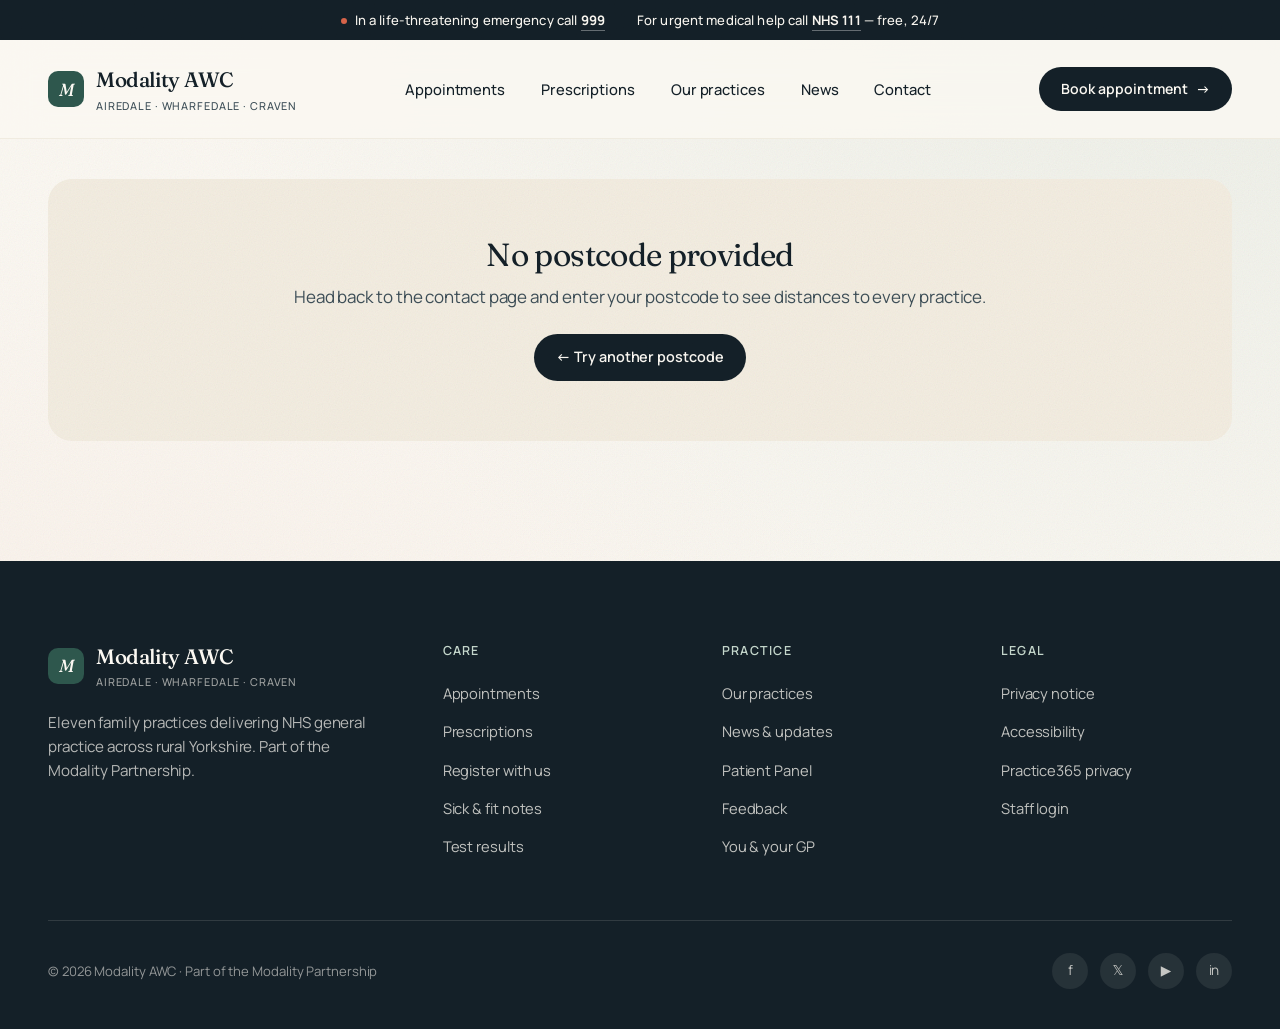
<file: distance.html>
<!DOCTYPE html>
<html lang="en-GB">
<head>
<meta charset="UTF-8" />
<meta name="viewport" content="width=device-width, initial-scale=1" />
<title>How close is your nearest practice? — Modality AWC</title>
<meta name="description" content="See distance from your postcode to every Modality AWC GP practice." />
<link rel="preconnect" href="https://fonts.googleapis.com" />
<link rel="preconnect" href="https://fonts.gstatic.com" crossorigin />
<link href="https://fonts.googleapis.com/css2?family=Fraunces:ital,opsz,wght@0,9..144,300..700;1,9..144,300..500&family=Manrope:wght@400..700&display=swap" rel="stylesheet" />
<link rel="stylesheet" href="styles.css" />
</head>
<body>

<div class="emergency-strip">
  <span><span class="dot"></span>In a life-threatening emergency call <a href="tel:999"><strong>999</strong></a></span>
  <span>For urgent medical help call <a href="tel:111"><strong>NHS 111</strong></a> — free, 24/7</span>
</div>

<header class="site-header">
  <a href="index.html" class="logo-mark">
    <div class="badge">M</div>
    <div>Modality AWC<small>Airedale · Wharfedale · Craven</small></div>
  </a>
  <nav class="nav-primary">
    <a href="appointments.html">Appointments</a>
    <a href="index.html#services">Prescriptions</a>
    <a href="index.html#practices">Our practices</a>
    <a href="index.html#news">News</a>
    <a href="contact.html">Contact</a>
  </nav>
  <a href="appointments.html" class="header-cta">Book appointment <span class="arrow">→</span></a>
</header>

<div id="content">
  <div class="loading-state">
    <div class="spinner"></div>
    <p>Finding your nearest practice…</p>
  </div>
</div>

<footer>
  <div class="footer-grid">
    <div class="footer-brand">
      <a href="index.html" class="logo-mark"><div class="badge">M</div><div>Modality AWC <small>Airedale · Wharfedale · Craven</small></div></a>
      <p>Eleven family practices delivering NHS general practice across rural Yorkshire. Part of the Modality Partnership.</p>
    </div>
    <div class="footer-col"><h5>Care</h5><ul><li><a href="appointments.html">Appointments</a></li><li><a href="#">Prescriptions</a></li><li><a href="#">Register with us</a></li><li><a href="#">Sick &amp; fit notes</a></li><li><a href="#">Test results</a></li></ul></div>
    <div class="footer-col"><h5>Practice</h5><ul><li><a href="contact.html">Our practices</a></li><li><a href="index.html#news">News &amp; updates</a></li><li><a href="#">Patient Panel</a></li><li><a href="#">Feedback</a></li><li><a href="#">You &amp; your GP</a></li></ul></div>
    <div class="footer-col"><h5>Legal</h5><ul><li><a href="#">Privacy notice</a></li><li><a href="#">Accessibility</a></li><li><a href="#">Practice365 privacy</a></li><li><a href="#">Staff login</a></li></ul></div>
  </div>
  <div class="footer-bottom">
    <div>© 2026 Modality AWC · Part of the Modality Partnership</div>
    <div class="social-links"><a href="#">f</a><a href="#">𝕏</a><a href="#">▶</a><a href="#">in</a></div>
  </div>
</footer>

<script>
  const PRACTICES = [
    { name: "Cross Hills Group Practice", postcode: "BD20 7LG", address: "Holme Lane, Cross Hills, Keighley, BD20 7LG", phone: "01535 289290", hours: "Mon–Fri · 8am – 6pm", lat: 53.900245, lng: -1.990988 },
    { name: "Farfield Group Practice", postcode: "BD21 2LD", address: "West Lane, Keighley, BD21 2LD", phone: "01535 289260", hours: "Mon–Fri · 8am – 6pm", lat: 53.866169, lng: -1.91364 },
    { name: "Fisher Medical Practice", postcode: "BD23 1EU", address: "Millfields, Coach Street, Skipton, BD23 1EU", phone: "01756 630900", hours: "Mon–Fri · 8am – 6pm", lat: 53.961684, lng: -2.021412 },
    { name: "Gargrave Surgery", postcode: "BD23 3RF", address: "Higherlands Close, Gargrave, Skipton, BD23 3RF", phone: "01756 630900", hours: "Mon & Thu · 8am – 1pm", lat: 53.984952, lng: -2.106976 },
    { name: "Haworth Medical Practice", postcode: "BD22 8DH", address: "Heathcliffe Mews, Haworth, Keighley, BD22 8DH", phone: "01535 289220", hours: "Mon–Fri · 8am – 6pm", lat: 53.831336, lng: -1.954886 },
    { name: "Holycroft Surgery", postcode: "BD21 1SA", address: "Oakworth Road, Keighley, BD21 1SA", phone: "01535 289260", hours: "Mon–Fri · 8am – 6pm", lat: 53.863842, lng: -1.914481 },
    { name: "Kilmeny Group Medical Practice", postcode: "BD21 1LA", address: "50 Ashbourne Road, Ingrow, Keighley, BD21 1LA", phone: "01535 606415", hours: "Mon–Fri · 8am – 6pm", lat: 53.85573, lng: -1.921065 },
    { name: "Long Lee Surgery", postcode: "BD21 4TT", address: "Long Lee Lane, Long Lee, Keighley, BD21 4TT", phone: "01535 609249", hours: "Mon–Fri · 8am – 6pm", lat: 53.858968, lng: -1.889374 },
    { name: "Oakworth Medical Practice", postcode: "BD22 7HN", address: "3 Lidget Mill, Oakworth, Keighley, BD22 7HN", phone: "01535 289220", hours: "Mon & Wed · 8am – 1pm", lat: 53.846199, lng: -1.947013 },
    { name: "Silsden Surgery", postcode: "BD20 0DG", address: "Elliott Street, Keighley, BD20 0DG", phone: "01535 288050", hours: "Mon–Fri · 8am – 6pm", lat: 53.911836, lng: -1.944144 },
    { name: "Steeton Surgery", postcode: "BD20 6NU", address: "Steeton Health Centre, Chapel Road, Keighley, BD20 6NU", phone: "01535 288050", hours: "Mon–Thu · 8am – 12:30pm", lat: 53.894916, lng: -1.953586 }
  ];

  function haversineMiles(lat1, lon1, lat2, lon2) {
    const toRad = d => d * Math.PI / 180;
    const R = 3958.8;
    const dLat = toRad(lat2 - lat1);
    const dLon = toRad(lon2 - lon1);
    const a = Math.sin(dLat/2)**2 + Math.cos(toRad(lat1)) * Math.cos(toRad(lat2)) * Math.sin(dLon/2)**2;
    return 2 * R * Math.asin(Math.sqrt(a));
  }

  function fmtDist(miles) {
    if (miles < 0.1) return "< 0.1";
    if (miles < 10) return miles.toFixed(1);
    return Math.round(miles).toString();
  }

  function estDriveMins(miles) {
    return Math.max(2, Math.round(miles / 28 * 60));
  }

  function escapeHtml(s) {
    return s.replace(/[&<>"']/g, c => ({"&":"&amp;","<":"&lt;",">":"&gt;","\"":"&quot;","'":"&#39;"}[c]));
  }

  const params = new URLSearchParams(window.location.search);
  const rawPostcode = (params.get("postcode") || "").trim().toUpperCase();

  const content = document.getElementById("content");

  function showError(title, body) {
    content.innerHTML = `
      <div class="error-state">
        <h2>${escapeHtml(title)}</h2>
        <p>${escapeHtml(body)}</p>
        <a href="contact.html">← Try another postcode</a>
      </div>`;
  }

  if (!rawPostcode) {
    showError("No postcode provided", "Head back to the contact page and enter your postcode to see distances to every practice.");
  } else {
    const cleaned = rawPostcode.replace(/\s+/g, '');
    fetch(`https://api.postcodes.io/postcodes/${encodeURIComponent(cleaned)}`)
      .then(r => {
        if (!r.ok) throw new Error("notfound");
        return r.json();
      })
      .then(data => {
        const { latitude, longitude, admin_district, region } = data.result;
        const results = PRACTICES
          .map(p => ({ ...p, miles: haversineMiles(latitude, longitude, p.lat, p.lng) }))
          .sort((a, b) => a.miles - b.miles);

        const closest = results[0];
        const kilmenyRank = results.findIndex(p => p.postcode === "BD21 1LA") + 1;
        const kilmeny = results.find(p => p.postcode === "BD21 1LA");

        content.innerHTML = `
          <section class="distance-hero">
            <div class="crumbs"><a href="index.html">Home</a> / <a href="contact.html">Contact</a> / Results</div>
            <div class="yourpostcode">📍 Results for ${escapeHtml(rawPostcode)} · ${escapeHtml(admin_district || region || 'UK')}</div>
            <h1>Your closest practice is<br/><em>${escapeHtml(closest.name.replace(/ (Group )?(Practice|Surgery|Medical.*)$/,''))}.</em></h1>
          </section>

          <section class="closest-card">
            <div class="closest-inner">
              <div>
                <div class="cl-eyebrow">Your nearest practice</div>
                <h2>${escapeHtml(closest.name)}</h2>
                <p class="cl-address">${escapeHtml(closest.address)}</p>
                <p class="cl-hours">◷ ${escapeHtml(closest.hours)}</p>
                <div class="cl-actions">
                  <a href="tel:${closest.phone.replace(/\s/g,'')}" class="cl-btn primary">Call ${escapeHtml(closest.phone)}</a>
                  <a href="appointments.html" class="cl-btn ghost">Book online →</a>
                </div>
              </div>
              <div class="distance-big">
                <div class="dist-num">${fmtDist(closest.miles)}<em> mi</em><small>${estDriveMins(closest.miles)} min drive · as the crow flies</small></div>
                <div class="dist-details">
                  <div><strong>${estDriveMins(closest.miles)}</strong>minutes by car</div>
                  <div><strong>#${results.indexOf(closest)+1}</strong>of 11 practices</div>
                </div>
              </div>
            </div>
          </section>

          <section class="all-practices-list">
            <h3>All practices, <em>nearest to furthest</em></h3>
            <p>Kilmeny Group Medical Practice is ${kilmenyRank === 1 ? '<strong>your closest</strong>' : `ranked <strong>#${kilmenyRank}</strong> at ${fmtDist(kilmeny.miles)} miles`} from ${escapeHtml(rawPostcode)}.</p>
            <div class="ranked-list">
              ${results.map((p, i) => `
                <div class="ranked-row ${p.postcode === 'BD21 1LA' ? 'highlighted' : ''}">
                  <div class="rank ${i === 0 ? 'rank-1' : ''}">${String(i+1).padStart(2,'0')}</div>
                  <div class="info">
                    <div class="name">${escapeHtml(p.name)}${p.postcode === 'BD21 1LA' ? ' ★' : ''}</div>
                    <div class="addr">${escapeHtml(p.address)}</div>
                  </div>
                  <div class="dist">${fmtDist(p.miles)}<small>mi</small></div>
                  <a href="tel:${p.phone.replace(/\s/g,'')}" class="phone">${escapeHtml(p.phone)}</a>
                </div>`).join('')}
            </div>
          </section>
        `;
      })
      .catch(() => {
        showError(`"${rawPostcode}" — postcode not found`, "We couldn't find that postcode. Double-check the format and try again.");
      });
  }
</script>

</body>
</html>
</file>
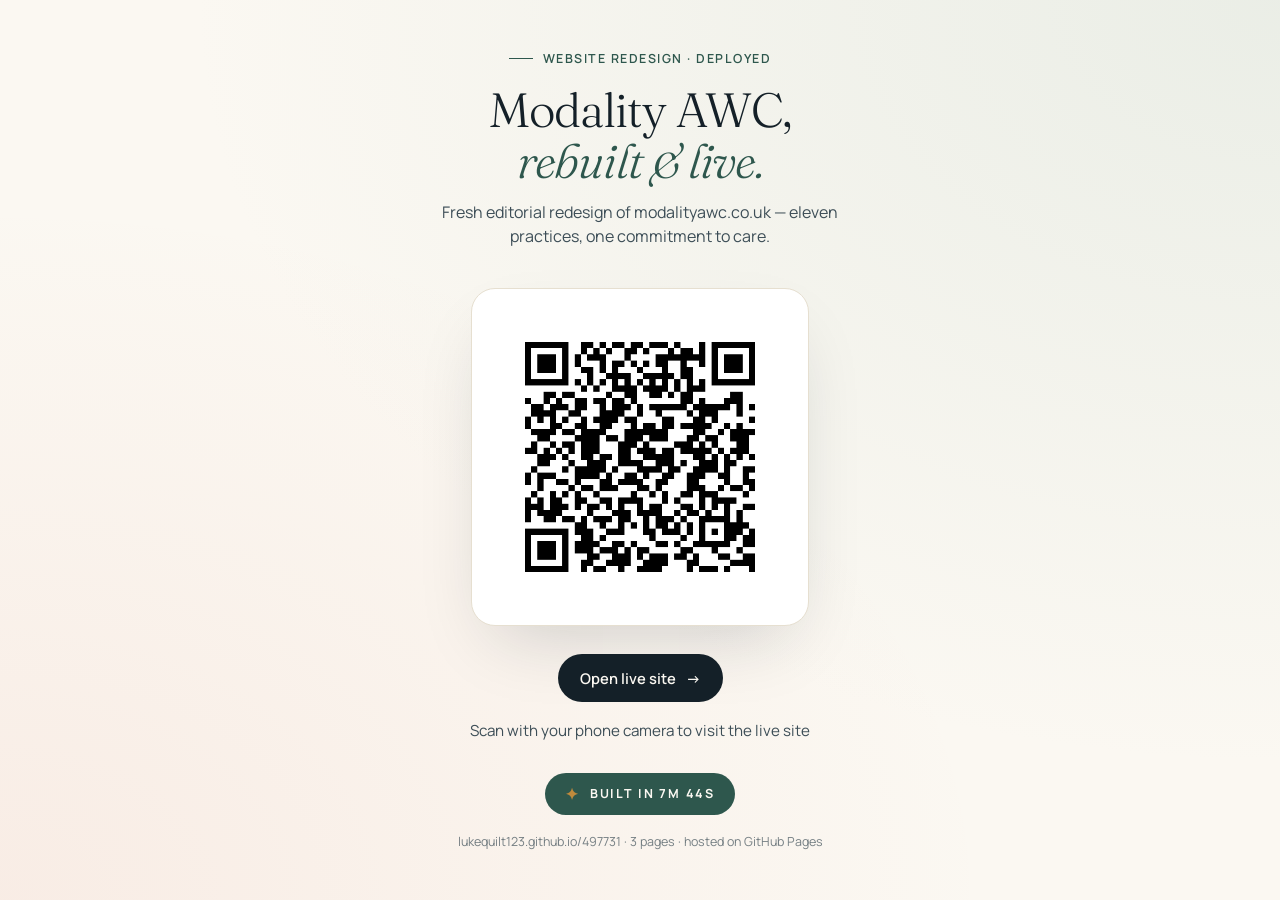
<file: qr_server.html>
<!DOCTYPE html>
<html lang="en">
<head>
  <meta charset="UTF-8" />
  <meta name="viewport" content="width=device-width, initial-scale=1" />
  <title>Scan to Visit · Modality AWC Redesign</title>
  <link rel="preconnect" href="https://fonts.googleapis.com" />
  <link rel="preconnect" href="https://fonts.gstatic.com" crossorigin />
  <link href="https://fonts.googleapis.com/css2?family=Fraunces:ital,wght@0,300..500;1,300&family=Manrope:wght@500..700&display=swap" rel="stylesheet" />
  <style>
    * { box-sizing: border-box; margin: 0; padding: 0; }
    body {
      font-family: 'Manrope', sans-serif;
      min-height: 100vh;
      display: flex; flex-direction: column; align-items: center; justify-content: center;
      padding: 40px 20px;
      background: #fbf8f2;
      background-image:
        radial-gradient(ellipse at top right, rgba(196,214,203,.3), transparent 60%),
        radial-gradient(ellipse at bottom left, rgba(217,100,74,.08), transparent 55%);
      color: #142028;
    }
    .eyebrow {
      font-size: .78rem;
      font-weight: 600;
      text-transform: uppercase;
      letter-spacing: .12em;
      color: #2e574d;
      margin-bottom: 18px;
      display: inline-flex; align-items: center; gap: 10px;
    }
    .eyebrow::before { content: ""; width: 24px; height: 1px; background: #2e574d; }
    h1 {
      font-family: 'Fraunces', serif;
      font-weight: 300;
      font-size: clamp(2rem, 4vw, 3rem);
      line-height: 1.05;
      letter-spacing: -.02em;
      margin-bottom: 14px;
      text-align: center;
    }
    h1 em { font-style: italic; color: #2e574d; }
    .sub { color: #3d4e57; max-width: 460px; text-align: center; margin-bottom: 40px; line-height: 1.5; }
    .qr-wrap {
      background: #fff;
      border: 1px solid #e6dfd0;
      padding: 28px;
      border-radius: 24px;
      box-shadow: 0 30px 70px -25px rgba(20,32,40,.2);
    }
    img { width: 280px; height: 280px; display: block; }
    .url-link {
      margin-top: 28px;
      padding: 14px 22px;
      background: #142028;
      color: #fbf8f2;
      border-radius: 100px;
      font-size: .92rem;
      font-weight: 600;
      text-decoration: none;
      transition: background .3s, transform .3s;
      display: inline-flex; align-items: center; gap: 10px;
    }
    .url-link:hover { background: #2e574d; transform: translateY(-2px); }
    .instruction { color: #3d4e57; margin-top: 18px; font-size: .95rem; }
    .timer {
      margin-top: 32px;
      padding: 10px 20px;
      background: #2e574d;
      color: #fbf8f2;
      font-size: .78rem;
      letter-spacing: .14em;
      text-transform: uppercase;
      font-weight: 700;
      border-radius: 100px;
      display: inline-flex; align-items: center; gap: 10px;
    }
    .timer::before { content: "✦"; color: #c08a3c; font-size: 1rem; }
    .meta {
      margin-top: 18px;
      font-size: .78rem;
      color: #3d4e57;
      opacity: .7;
    }
  </style>
</head>
<body>
  <div class="eyebrow">Website redesign · Deployed</div>
  <h1>Modality AWC,<br/><em>rebuilt &amp; live.</em></h1>
  <p class="sub">Fresh editorial redesign of modalityawc.co.uk — eleven practices, one commitment to care.</p>
  <div class="qr-wrap">
    <img src="qr_code.png" alt="QR code to the live site" />
  </div>
  <a href="https://lukequilt123.github.io/497731/" target="_blank" class="url-link">
    Open live site
    <span>→</span>
  </a>
  <p class="instruction">Scan with your phone camera to visit the live site</p>
  <div class="timer">Built in 7m 44s</div>
  <div class="meta">lukequilt123.github.io/497731 · 3 pages · hosted on GitHub Pages</div>
</body>
</html>
</file>
<file: styles.css>
:root {
  --ink: #142028;
  --ink-soft: #3d4e57;
  --paper: #fbf8f2;
  --cream: #f3ede1;
  --cream-deep: #eae2d1;
  --sage: #2e574d;
  --sage-deep: #1d3e37;
  --sage-light: #c4d6cb;
  --sage-mist: #dde8e1;
  --coral: #d9644a;
  --coral-deep: #b84d35;
  --mustard: #c08a3c;
  --line: #e6dfd0;
  --line-soft: #efe9db;
  --ease: cubic-bezier(.2,.7,.2,1);
}

* { box-sizing: border-box; margin: 0; padding: 0; }

html { scroll-behavior: smooth; }

body {
  background: var(--paper);
  color: var(--ink);
  font-family: 'Manrope', system-ui, sans-serif;
  font-size: 17px;
  line-height: 1.55;
  font-weight: 400;
  letter-spacing: -0.005em;
  -webkit-font-smoothing: antialiased;
  overflow-x: hidden;
  background-image:
    radial-gradient(ellipse at top right, rgba(196,214,203,.25), transparent 60%),
    radial-gradient(ellipse at bottom left, rgba(217,100,74,.06), transparent 55%);
  background-attachment: fixed;
}

body::before {
  content: "";
  position: fixed; inset: 0;
  pointer-events: none;
  z-index: 1;
  background-image: url("data:image/svg+xml;utf8,<svg xmlns='http://www.w3.org/2000/svg' width='240' height='240'><filter id='n'><feTurbulence type='fractalNoise' baseFrequency='.85' numOctaves='2'/></filter><rect width='100%' height='100%' filter='url(%23n)' opacity='.25'/></svg>");
  opacity: .35;
  mix-blend-mode: multiply;
}

main, header, footer, nav, section { position: relative; z-index: 2; }

h1, h2, h3, h4 {
  font-family: 'Fraunces', Georgia, serif;
  font-weight: 400;
  letter-spacing: -0.02em;
  line-height: 1.02;
  color: var(--ink);
}

.serif-italic { font-family: 'Fraunces', serif; font-style: italic; font-weight: 300; }

a { color: inherit; text-decoration: none; }
button { font-family: inherit; cursor: pointer; border: none; background: none; }

/* ============ EMERGENCY STRIP ============ */
.emergency-strip {
  background: var(--ink);
  color: var(--paper);
  font-size: .82rem;
  padding: 10px 24px;
  display: flex; justify-content: center; align-items: center; gap: 32px;
  font-weight: 500;
  letter-spacing: .01em;
  overflow: hidden;
}
.emergency-strip .dot { width: 6px; height: 6px; border-radius: 50%; background: var(--coral); display: inline-block; margin-right: 8px; animation: pulse 2s infinite; vertical-align: middle; }
@keyframes pulse { 0%, 100% { opacity: 1 } 50% { opacity: .35 } }
.emergency-strip a { border-bottom: 1px solid rgba(255,255,255,.35); padding-bottom: 1px; transition: border-color .3s; }
.emergency-strip a:hover { border-color: var(--coral); }

/* ============ HEADER ============ */
.site-header {
  padding: 24px 48px;
  display: flex; justify-content: space-between; align-items: center;
  position: sticky; top: 0;
  background: rgba(251,248,242,.82);
  backdrop-filter: blur(20px);
  -webkit-backdrop-filter: blur(20px);
  border-bottom: 1px solid rgba(230,223,208,.5);
  z-index: 100;
}

.logo-mark {
  display: flex; align-items: center; gap: 12px;
  font-family: 'Fraunces', serif;
  font-size: 1.3rem;
  font-weight: 500;
  letter-spacing: -.02em;
}
.logo-mark .badge {
  width: 36px; height: 36px;
  background: var(--sage);
  border-radius: 10px;
  display: grid; place-items: center;
  color: var(--paper);
  font-family: 'Fraunces', serif;
  font-weight: 500;
  font-size: 1.1rem;
  font-style: italic;
}
.logo-mark small {
  font-family: 'Manrope', sans-serif;
  font-size: .68rem;
  display: block;
  color: var(--ink-soft);
  font-weight: 500;
  letter-spacing: .08em;
  text-transform: uppercase;
  margin-top: 1px;
}

.nav-primary {
  display: flex; gap: 36px;
  font-size: .92rem;
  font-weight: 500;
}
.nav-primary a {
  position: relative;
  padding: 6px 0;
  transition: color .3s;
}
.nav-primary a::after {
  content: ""; position: absolute; left: 0; bottom: 0;
  width: 0; height: 1px; background: var(--sage);
  transition: width .4s var(--ease);
}
.nav-primary a:hover { color: var(--sage); }
.nav-primary a:hover::after { width: 100%; }

.header-cta {
  padding: 11px 22px;
  background: var(--ink);
  color: var(--paper);
  border-radius: 100px;
  font-size: .88rem;
  font-weight: 600;
  letter-spacing: .005em;
  transition: background .3s, transform .3s var(--ease);
  display: inline-flex; align-items: center; gap: 8px;
}
.header-cta:hover { background: var(--sage); transform: translateY(-1px); }
.header-cta .arrow { display: inline-block; transition: transform .3s var(--ease); }
.header-cta:hover .arrow { transform: translateX(3px); }

.mobile-toggle { display: none; }

@media (max-width: 960px) {
  .site-header { padding: 18px 24px; }
  .nav-primary { display: none; }
  .header-cta { padding: 9px 16px; font-size: .82rem; }
}

/* ============ HERO ============ */
.hero {
  padding: 80px 48px 100px;
  display: flex;
  flex-direction: column;
  gap: 56px;
  max-width: 1440px;
  margin: 0 auto;
}
.hero-text { max-width: 920px; }

.hero-eyebrow {
  display: inline-flex; align-items: center; gap: 10px;
  padding: 8px 16px;
  background: var(--sage-mist);
  color: var(--sage-deep);
  border-radius: 100px;
  font-size: .78rem;
  font-weight: 600;
  letter-spacing: .04em;
  text-transform: uppercase;
  margin-bottom: 32px;
  animation: fadeUp .9s var(--ease) both;
}
.hero-eyebrow::before {
  content: ""; width: 6px; height: 6px; border-radius: 50%; background: var(--sage);
}

.hero h1 {
  font-size: clamp(2.8rem, 6.5vw, 6rem);
  font-weight: 300;
  line-height: .98;
  margin-bottom: 28px;
  animation: fadeUp 1s var(--ease) .1s both;
}
.hero h1 em {
  font-style: italic;
  font-weight: 300;
  color: var(--sage);
  position: relative;
  display: inline-block;
}
.hero h1 em::after {
  content: "";
  position: absolute; left: 4%; right: 4%; bottom: -4px;
  height: 8px; background: var(--coral);
  opacity: .28;
  border-radius: 4px;
  transform: skewX(-10deg);
}

.hero-lede {
  font-size: 1.15rem;
  line-height: 1.5;
  max-width: 520px;
  color: var(--ink-soft);
  margin-bottom: 40px;
  animation: fadeUp 1s var(--ease) .2s both;
}

.hero-ctas {
  display: flex; gap: 16px; flex-wrap: wrap;
  animation: fadeUp 1s var(--ease) .3s both;
}
.btn-primary, .btn-secondary {
  padding: 16px 28px;
  border-radius: 100px;
  font-size: .95rem;
  font-weight: 600;
  transition: transform .3s var(--ease), box-shadow .3s, background .3s;
  display: inline-flex; align-items: center; gap: 10px;
  cursor: pointer;
}
.btn-primary {
  background: var(--sage);
  color: var(--paper);
  box-shadow: 0 12px 30px -10px rgba(46,87,77,.5);
}
.btn-primary:hover { transform: translateY(-2px); box-shadow: 0 18px 40px -12px rgba(46,87,77,.6); background: var(--sage-deep); }
.btn-secondary {
  background: transparent;
  color: var(--ink);
  border: 1.5px solid var(--ink);
}
.btn-secondary:hover { background: var(--ink); color: var(--paper); transform: translateY(-2px); }

.hero-stats {
  display: flex; gap: 44px;
  flex-wrap: wrap;
  padding-top: 20px;
  border-top: 1px solid var(--line);
  animation: fadeUp 1s var(--ease) .5s both;
}
.hero-stats .stat strong {
  font-family: 'Fraunces', serif;
  font-size: 2.4rem;
  font-weight: 400;
  display: block;
  line-height: 1;
  color: var(--sage);
  letter-spacing: -.03em;
}
.hero-stats .stat span {
  font-size: .82rem;
  color: var(--ink-soft);
  font-weight: 500;
  letter-spacing: .02em;
  display: block;
  margin-top: 6px;
}

/* Hero image — wide banner */
.hero-image {
  position: relative;
  animation: fadeUp 1.2s var(--ease) .4s both;
}
.hero-image .frame {
  position: relative;
  aspect-ratio: 1284 / 395;
  border-radius: 24px;
  overflow: hidden;
  background: var(--sage);
  box-shadow: 0 30px 80px -20px rgba(20,32,40,.35);
}
.hero-image .frame img {
  width: 100%; height: 100%; object-fit: cover; object-position: center;
  filter: saturate(1.03) contrast(1.02);
}
.hero-image .frame::after {
  content: "";
  position: absolute; inset: 0;
  background: linear-gradient(180deg, rgba(20,32,40,.1) 0%, transparent 30%, transparent 70%, rgba(20,32,40,.25));
  pointer-events: none;
}

.hero-float-card {
  position: absolute;
  left: 24px; bottom: -28px;
  background: var(--paper);
  border: 1px solid var(--line);
  border-radius: 16px;
  padding: 18px 22px;
  max-width: 300px;
  box-shadow: 0 20px 50px -15px rgba(20,32,40,.2);
  animation: floatIn 1.2s var(--ease) 1s both;
}
.hero-float-card .label { font-size: .72rem; color: var(--ink-soft); text-transform: uppercase; letter-spacing: .08em; font-weight: 600; margin-bottom: 6px; }
.hero-float-card .num { font-family: 'Fraunces', serif; font-size: 1.6rem; font-weight: 400; color: var(--ink); }
.hero-float-card .sub { font-size: .82rem; color: var(--ink-soft); margin-top: 4px; }
.hero-float-card .live-dot { display: inline-block; width: 8px; height: 8px; background: var(--coral); border-radius: 50%; margin-right: 6px; animation: pulse 2s infinite; vertical-align: middle; }

.hero-tag {
  position: absolute;
  top: 24px; right: 24px;
  background: var(--mustard);
  color: var(--ink);
  padding: 10px 16px;
  border-radius: 100px;
  font-size: .78rem;
  font-weight: 700;
  letter-spacing: .04em;
  transform: rotate(4deg);
  box-shadow: 0 10px 30px -10px rgba(192,138,60,.45);
  animation: floatIn 1.2s var(--ease) 1.2s both;
}

@keyframes fadeUp {
  from { opacity: 0; transform: translateY(24px); }
  to { opacity: 1; transform: translateY(0); }
}
@keyframes floatIn {
  from { opacity: 0; transform: translateY(16px) scale(.95); }
  to { opacity: 1; transform: translateY(0) scale(1); }
}

@media (max-width: 960px) {
  .hero { grid-template-columns: 1fr; padding: 48px 24px 80px; gap: 40px; }
  .hero h1 { font-size: clamp(2.4rem, 12vw, 4rem); }
  .hero-stats { gap: 28px; }
}

/* ============ MARQUEE ============ */
.marquee {
  border-top: 1px solid var(--line);
  border-bottom: 1px solid var(--line);
  background: var(--cream);
  padding: 22px 0;
  overflow: hidden;
  white-space: nowrap;
}
.marquee-track {
  display: inline-flex; gap: 48px;
  animation: scroll 45s linear infinite;
  font-family: 'Fraunces', serif;
  font-size: 1.3rem;
  font-style: italic;
  font-weight: 300;
  color: var(--sage-deep);
}
.marquee-track span { display: inline-flex; align-items: center; gap: 48px; }
.marquee-track span::after { content: "◦"; color: var(--coral); font-style: normal; }
@keyframes scroll {
  from { transform: translateX(0); }
  to { transform: translateX(-50%); }
}

/* ============ SECTION ============ */
section.container {
  max-width: 1440px;
  margin: 0 auto;
  padding: 120px 48px;
}
@media (max-width: 960px) { section.container { padding: 80px 24px; } }

.section-label {
  display: inline-flex; align-items: center; gap: 10px;
  font-size: .78rem;
  font-weight: 600;
  text-transform: uppercase;
  letter-spacing: .1em;
  color: var(--sage);
  margin-bottom: 20px;
}
.section-label::before {
  content: ""; width: 24px; height: 1px; background: var(--sage);
}
.section-heading {
  font-size: clamp(2rem, 4vw, 3.5rem);
  font-weight: 300;
  line-height: 1.05;
  max-width: 720px;
  margin-bottom: 20px;
}
.section-heading em { font-style: italic; color: var(--sage); font-weight: 300; }
.section-lede {
  font-size: 1.05rem;
  color: var(--ink-soft);
  max-width: 580px;
  line-height: 1.6;
  margin-bottom: 56px;
}

/* ============ QUICK ACTIONS GRID ============ */
.quick-actions {
  display: grid;
  grid-template-columns: repeat(3, 1fr);
  gap: 2px;
  background: var(--line);
  border: 1px solid var(--line);
  border-radius: 28px;
  overflow: hidden;
}
.qa-card {
  background: var(--paper);
  padding: 44px 36px;
  display: flex; flex-direction: column;
  min-height: 220px;
  transition: background .4s var(--ease);
  position: relative;
  overflow: hidden;
}
.qa-card:hover { background: var(--sage-mist); }
.qa-card .num {
  font-family: 'Fraunces', serif;
  font-size: .85rem;
  font-style: italic;
  color: var(--ink-soft);
  margin-bottom: 24px;
  opacity: .6;
}
.qa-card h3 {
  font-size: 1.7rem;
  font-weight: 400;
  margin-bottom: 12px;
  letter-spacing: -.02em;
}
.qa-card p {
  font-size: .95rem;
  color: var(--ink-soft);
  line-height: 1.5;
  flex: 1;
}
.qa-card .qa-arrow {
  width: 44px; height: 44px;
  border-radius: 50%;
  background: var(--ink);
  color: var(--paper);
  display: grid; place-items: center;
  margin-top: 28px;
  transition: transform .4s var(--ease), background .3s;
}
.qa-card:hover .qa-arrow { background: var(--sage); transform: rotate(-45deg) scale(1.05); }

@media (max-width: 900px) {
  .quick-actions { grid-template-columns: 1fr 1fr; }
}
@media (max-width: 560px) {
  .quick-actions { grid-template-columns: 1fr; }
}

/* ============ CONTACT METHODS ============ */
.contact-methods {
  display: grid;
  grid-template-columns: repeat(3, 1fr);
  gap: 20px;
}
.cm-card {
  padding: 32px 28px;
  background: var(--paper);
  border: 1px solid var(--line);
  border-radius: 20px;
  transition: transform .4s var(--ease), border-color .3s, box-shadow .3s;
  display: flex; flex-direction: column; gap: 16px;
}
.cm-card:hover {
  transform: translateY(-4px);
  border-color: var(--sage);
  box-shadow: 0 24px 50px -20px rgba(46,87,77,.2);
}
.cm-card .cm-mark {
  width: 48px; height: 48px;
  border-radius: 12px;
  background: var(--sage);
  color: var(--paper);
  display: grid; place-items: center;
  font-family: 'Fraunces', serif;
  font-size: 1.2rem;
  font-weight: 500;
  font-style: italic;
}
.cm-card h4 { font-size: 1.35rem; font-weight: 500; margin-bottom: 4px; }
.cm-card p { font-size: .92rem; color: var(--ink-soft); flex: 1; }
.cm-card .cm-link {
  color: var(--sage);
  font-weight: 600;
  font-size: .88rem;
  display: inline-flex; align-items: center; gap: 8px;
  transition: gap .3s var(--ease);
}
.cm-card:hover .cm-link { gap: 14px; }

@media (max-width: 800px) { .contact-methods { grid-template-columns: 1fr; } }

/* ============ PRACTICES ============ */
.practices-section {
  background: var(--ink);
  color: var(--paper);
  padding: 120px 48px;
  position: relative;
  overflow: hidden;
}
.practices-section::before {
  content: "";
  position: absolute; inset: 0;
  background-image: radial-gradient(circle at 20% 10%, rgba(46,87,77,.3), transparent 50%);
  pointer-events: none;
}
.practices-section .section-label { color: var(--sage-light); }
.practices-section .section-label::before { background: var(--sage-light); }
.practices-section .section-heading { color: var(--paper); }
.practices-section .section-heading em { color: var(--coral); }
.practices-section .section-lede { color: rgba(251,248,242,.7); }

.practices-grid {
  display: grid;
  grid-template-columns: repeat(2, 1fr);
  gap: 1px;
  background: rgba(251,248,242,.12);
  border: 1px solid rgba(251,248,242,.12);
  border-radius: 20px;
  overflow: hidden;
  max-width: 1340px;
  margin: 0 auto;
}
.practice-card {
  background: var(--ink);
  padding: 32px 28px;
  display: grid;
  grid-template-columns: 1fr auto;
  gap: 18px;
  align-items: start;
  transition: background .4s var(--ease);
  cursor: pointer;
}
.practice-card:hover { background: var(--sage-deep); }
.practice-card .pc-name {
  font-family: 'Fraunces', serif;
  font-size: 1.3rem;
  font-weight: 400;
  color: var(--paper);
  letter-spacing: -.01em;
  margin-bottom: 8px;
}
.practice-card .pc-address {
  font-size: .86rem;
  color: rgba(251,248,242,.65);
  line-height: 1.45;
  margin-bottom: 14px;
}
.practice-card .pc-meta {
  display: flex; gap: 18px; flex-wrap: wrap;
  font-size: .82rem;
  color: var(--sage-light);
}
.practice-card .pc-meta span { display: inline-flex; align-items: center; gap: 6px; }
.practice-card .pc-phone {
  font-family: 'Fraunces', serif;
  font-size: 1.1rem;
  color: var(--paper);
  font-weight: 400;
  letter-spacing: -.01em;
  white-space: nowrap;
}
.practice-card .pc-phone small { display: block; font-family: 'Manrope', sans-serif; font-size: .68rem; color: rgba(251,248,242,.5); text-transform: uppercase; letter-spacing: .08em; font-weight: 600; margin-bottom: 4px; }

@media (max-width: 780px) {
  .practices-grid { grid-template-columns: 1fr; }
  .practice-card { grid-template-columns: 1fr; }
  .practices-section { padding: 80px 24px; }
}

/* ============ GOQii PARTNERSHIP ============ */
.partnership {
  display: grid;
  grid-template-columns: 1fr 1fr;
  gap: 80px;
  align-items: center;
}
.partnership-visual {
  position: relative;
  aspect-ratio: 1;
  background: linear-gradient(135deg, var(--sage-mist), var(--cream));
  border-radius: 32px;
  display: grid; place-items: center;
  overflow: hidden;
}
.partnership-visual::before {
  content: "";
  position: absolute; inset: 0;
  background-image: radial-gradient(circle at 30% 20%, rgba(46,87,77,.2), transparent 50%),
                    radial-gradient(circle at 70% 80%, rgba(217,100,74,.15), transparent 50%);
}
.partnership-visual img {
  width: 160px; height: 160px;
  border-radius: 36px;
  box-shadow: 0 30px 60px -15px rgba(20,32,40,.3);
  position: relative; z-index: 2;
}
.partnership-visual .chip {
  position: absolute;
  padding: 10px 18px;
  background: var(--paper);
  border-radius: 100px;
  font-size: .82rem;
  font-weight: 600;
  box-shadow: 0 10px 30px -10px rgba(20,32,40,.2);
  z-index: 3;
}
.partnership-visual .chip-1 { top: 18%; left: 10%; color: var(--sage); transform: rotate(-3deg); }
.partnership-visual .chip-2 { bottom: 22%; left: 15%; color: var(--coral-deep); transform: rotate(2deg); }
.partnership-visual .chip-3 { top: 22%; right: 10%; color: var(--mustard); transform: rotate(5deg); }
.partnership-visual .chip-4 { bottom: 18%; right: 8%; color: var(--ink); transform: rotate(-4deg); }

.partnership-text h2 { font-size: clamp(1.8rem, 3.2vw, 2.8rem); margin-bottom: 20px; line-height: 1.1; }
.partnership-text h2 em { font-style: italic; color: var(--coral); }
.partnership-text p { font-size: 1.02rem; color: var(--ink-soft); line-height: 1.6; margin-bottom: 28px; }
.partnership-text .free-badge {
  display: inline-flex; align-items: center; gap: 8px;
  padding: 6px 14px;
  background: var(--mustard);
  color: var(--ink);
  border-radius: 100px;
  font-size: .78rem;
  font-weight: 700;
  text-transform: uppercase;
  letter-spacing: .05em;
  margin-bottom: 16px;
}

@media (max-width: 900px) {
  .partnership { grid-template-columns: 1fr; gap: 40px; }
}

/* ============ NEWS ============ */
.news-section { background: var(--cream); }
.news-grid {
  display: grid;
  grid-template-columns: repeat(3, 1fr);
  gap: 24px;
}
.news-card {
  background: var(--paper);
  border-radius: 20px;
  padding: 32px 28px;
  border: 1px solid var(--line);
  transition: transform .4s var(--ease), box-shadow .3s;
  display: flex; flex-direction: column;
  min-height: 300px;
}
.news-card:hover {
  transform: translateY(-6px);
  box-shadow: 0 30px 60px -20px rgba(20,32,40,.15);
}
.news-card .news-date {
  font-size: .78rem;
  color: var(--sage);
  font-weight: 600;
  letter-spacing: .08em;
  text-transform: uppercase;
  margin-bottom: 16px;
}
.news-card .news-tag {
  display: inline-block;
  padding: 4px 10px;
  background: var(--sage-mist);
  color: var(--sage-deep);
  border-radius: 100px;
  font-size: .72rem;
  font-weight: 600;
  margin-bottom: 20px;
  align-self: flex-start;
}
.news-card h3 {
  font-size: 1.4rem;
  font-weight: 500;
  line-height: 1.2;
  margin-bottom: 14px;
  flex: 0 0 auto;
}
.news-card p {
  font-size: .92rem;
  color: var(--ink-soft);
  line-height: 1.55;
  flex: 1;
  margin-bottom: 20px;
}
.news-card .read-more {
  font-size: .88rem;
  font-weight: 600;
  color: var(--ink);
  display: inline-flex; align-items: center; gap: 8px;
  transition: gap .3s var(--ease), color .3s;
}
.news-card:hover .read-more { gap: 14px; color: var(--sage); }

@media (max-width: 900px) { .news-grid { grid-template-columns: 1fr; } }

/* ============ PPG SECTION ============ */
.ppg-section {
  background: var(--sage);
  color: var(--paper);
  padding: 100px 48px;
  position: relative;
  overflow: hidden;
}
.ppg-section::before {
  content: "";
  position: absolute; top: -20%; right: -10%;
  width: 600px; height: 600px;
  background: radial-gradient(circle, var(--sage-deep), transparent 70%);
  border-radius: 50%;
  pointer-events: none;
}
.ppg-inner {
  max-width: 1100px; margin: 0 auto;
  display: grid;
  grid-template-columns: 1fr 1fr;
  gap: 60px;
  align-items: center;
  position: relative; z-index: 2;
}
.ppg-inner .section-label { color: var(--sage-light); }
.ppg-inner .section-label::before { background: var(--sage-light); }
.ppg-inner h2 {
  color: var(--paper);
  font-size: clamp(1.8rem, 3.2vw, 2.8rem);
  font-weight: 300;
  line-height: 1.1;
  margin-bottom: 20px;
}
.ppg-inner h2 em { color: var(--mustard); font-style: italic; }
.ppg-inner p { color: rgba(251,248,242,.82); margin-bottom: 20px; line-height: 1.6; font-size: 1.02rem; }
.ppg-cta {
  display: inline-flex; align-items: center; gap: 10px;
  padding: 14px 24px;
  background: var(--paper);
  color: var(--sage-deep);
  border-radius: 100px;
  font-weight: 600;
  font-size: .92rem;
  margin-top: 12px;
  transition: transform .3s var(--ease), background .3s;
}
.ppg-cta:hover { transform: translateY(-2px); background: var(--mustard); }

.ppg-quote {
  padding: 40px;
  background: rgba(251,248,242,.08);
  border-radius: 24px;
  border: 1px solid rgba(251,248,242,.15);
  position: relative;
}
.ppg-quote::before {
  content: "\201C";
  position: absolute; top: -8px; left: 24px;
  font-family: 'Fraunces', serif;
  font-size: 5rem;
  color: var(--mustard);
  line-height: 1;
}
.ppg-quote blockquote {
  font-family: 'Fraunces', serif;
  font-size: 1.3rem;
  font-style: italic;
  font-weight: 300;
  color: var(--paper);
  line-height: 1.4;
  margin-bottom: 20px;
}
.ppg-quote cite {
  font-style: normal;
  font-size: .82rem;
  color: var(--sage-light);
  font-weight: 600;
  letter-spacing: .04em;
  text-transform: uppercase;
}

@media (max-width: 900px) {
  .ppg-inner { grid-template-columns: 1fr; gap: 40px; }
  .ppg-section { padding: 80px 24px; }
}

/* ============ EMERGENCY BAND ============ */
.emergency-band {
  background: var(--paper);
  padding: 80px 48px;
}
.emergency-inner {
  max-width: 1200px; margin: 0 auto;
  display: grid;
  grid-template-columns: 1fr 1fr;
  gap: 20px;
}
.emergency-card {
  padding: 40px 36px;
  border-radius: 24px;
  border: 1px solid var(--line);
  display: flex; flex-direction: column; gap: 14px;
  transition: transform .3s var(--ease);
}
.emergency-card:hover { transform: translateY(-4px); }
.emergency-card.urgent { background: var(--coral); color: var(--paper); border-color: transparent; }
.emergency-card.urgent h3, .emergency-card.urgent p { color: var(--paper); }
.emergency-card.life { background: var(--ink); color: var(--paper); border-color: transparent; }
.emergency-card.life h3, .emergency-card.life p { color: var(--paper); }

.emergency-card .big-num {
  font-family: 'Fraunces', serif;
  font-size: 4.5rem;
  font-weight: 300;
  line-height: 1;
  letter-spacing: -.03em;
}
.emergency-card h3 { font-size: 1.4rem; font-weight: 500; }
.emergency-card p { font-size: .95rem; color: rgba(251,248,242,.85); line-height: 1.5; }

@media (max-width: 780px) {
  .emergency-inner { grid-template-columns: 1fr; }
  .emergency-band { padding: 60px 24px; }
}

/* ============ ACCREDITATIONS ============ */
.accreditations {
  padding: 60px 48px;
  border-top: 1px solid var(--line);
  border-bottom: 1px solid var(--line);
}
.accred-inner {
  max-width: 1200px; margin: 0 auto;
  display: flex; align-items: center; justify-content: center; gap: 60px;
  flex-wrap: wrap;
}
.accred-inner img {
  max-height: 64px;
  width: auto;
  opacity: .7;
  filter: grayscale(.3);
  transition: opacity .3s, filter .3s;
}
.accred-inner img:hover { opacity: 1; filter: grayscale(0); }
.accred-label {
  font-size: .78rem;
  text-transform: uppercase;
  letter-spacing: .12em;
  color: var(--ink-soft);
  font-weight: 600;
  width: 100%;
  text-align: center;
  margin-bottom: 28px;
}

/* ============ FOOTER ============ */
footer {
  background: var(--ink);
  color: var(--paper);
  padding: 80px 48px 40px;
}
.footer-grid {
  max-width: 1440px; margin: 0 auto;
  display: grid;
  grid-template-columns: 1.5fr 1fr 1fr 1fr;
  gap: 48px;
  margin-bottom: 60px;
}
.footer-brand .logo-mark { color: var(--paper); }
.footer-brand .logo-mark small { color: rgba(251,248,242,.6); }
.footer-brand p { margin-top: 20px; font-size: .95rem; color: rgba(251,248,242,.7); line-height: 1.6; max-width: 320px; }

.footer-col h5 {
  font-family: 'Manrope', sans-serif;
  font-size: .78rem;
  font-weight: 600;
  color: var(--sage-light);
  text-transform: uppercase;
  letter-spacing: .1em;
  margin-bottom: 20px;
}
.footer-col ul { list-style: none; display: flex; flex-direction: column; gap: 12px; }
.footer-col a { font-size: .92rem; color: rgba(251,248,242,.75); transition: color .3s; }
.footer-col a:hover { color: var(--paper); }

.footer-bottom {
  max-width: 1440px; margin: 0 auto;
  padding-top: 32px;
  border-top: 1px solid rgba(251,248,242,.12);
  display: flex; justify-content: space-between; align-items: center; gap: 16px; flex-wrap: wrap;
  font-size: .82rem;
  color: rgba(251,248,242,.55);
}
.footer-bottom a { color: rgba(251,248,242,.75); }
.footer-bottom a:hover { color: var(--paper); }

.social-links { display: flex; gap: 12px; }
.social-links a {
  width: 36px; height: 36px;
  border-radius: 50%;
  background: rgba(251,248,242,.08);
  display: grid; place-items: center;
  transition: background .3s;
  font-size: .85rem;
}
.social-links a:hover { background: var(--sage); }

@media (max-width: 900px) {
  .footer-grid { grid-template-columns: 1fr 1fr; gap: 32px; }
}
@media (max-width: 560px) {
  .footer-grid { grid-template-columns: 1fr; }
  footer { padding: 60px 24px 32px; }
}

/* ============ SUBPAGE HERO ============ */
.subpage-hero {
  padding: 80px 48px 60px;
  max-width: 1200px;
  margin: 0 auto;
}
.subpage-hero .crumbs {
  font-size: .82rem;
  color: var(--ink-soft);
  margin-bottom: 24px;
  letter-spacing: .02em;
}
.subpage-hero .crumbs a:hover { color: var(--sage); }
.subpage-hero h1 {
  font-size: clamp(2.4rem, 5.5vw, 4.8rem);
  font-weight: 300;
  line-height: 1.02;
  margin-bottom: 20px;
  max-width: 900px;
}
.subpage-hero h1 em { font-style: italic; color: var(--sage); font-weight: 300; }
.subpage-hero .lede {
  font-size: 1.15rem;
  color: var(--ink-soft);
  max-width: 640px;
  line-height: 1.55;
}

@media (max-width: 780px) { .subpage-hero { padding: 48px 24px 40px; } }

/* ============ APPOINTMENT OPTIONS ============ */
.appt-options {
  max-width: 1200px; margin: 0 auto;
  padding: 60px 48px 120px;
  display: grid;
  grid-template-columns: 1fr;
  gap: 20px;
}
.appt-option {
  display: grid;
  grid-template-columns: auto 1fr auto;
  gap: 32px;
  align-items: center;
  padding: 36px 40px;
  background: var(--paper);
  border: 1px solid var(--line);
  border-radius: 24px;
  transition: transform .3s var(--ease), border-color .3s, box-shadow .3s;
}
.appt-option:hover {
  transform: translateX(6px);
  border-color: var(--sage);
  box-shadow: 0 20px 40px -20px rgba(46,87,77,.25);
}
.appt-option .appt-num {
  font-family: 'Fraunces', serif;
  font-size: 3rem;
  font-weight: 300;
  color: var(--sage);
  font-style: italic;
  line-height: 1;
  min-width: 80px;
}
.appt-option h3 { font-size: 1.4rem; font-weight: 500; margin-bottom: 8px; letter-spacing: -.01em; }
.appt-option p { font-size: .95rem; color: var(--ink-soft); line-height: 1.5; max-width: 560px; }
.appt-option .tag {
  display: inline-block;
  padding: 3px 10px;
  background: var(--sage-mist);
  color: var(--sage-deep);
  font-size: .72rem;
  font-weight: 600;
  border-radius: 100px;
  margin-bottom: 12px;
  letter-spacing: .04em;
  text-transform: uppercase;
}
.appt-option .open-btn {
  padding: 12px 22px;
  background: var(--ink);
  color: var(--paper);
  border-radius: 100px;
  font-size: .88rem;
  font-weight: 600;
  white-space: nowrap;
  transition: background .3s;
}
.appt-option:hover .open-btn { background: var(--sage); }

@media (max-width: 820px) {
  .appt-option { grid-template-columns: 1fr; gap: 18px; padding: 28px 24px; }
  .appt-option .appt-num { font-size: 2.2rem; }
  .appt-options { padding: 32px 24px 80px; }
}

/* ============ CONTACT PAGE ============ */
.contact-section {
  max-width: 1280px; margin: 0 auto;
  padding: 60px 48px 120px;
}
.contact-filter {
  display: flex; gap: 10px; flex-wrap: wrap;
  margin-bottom: 40px;
  padding: 20px;
  background: var(--cream);
  border-radius: 16px;
}
.contact-filter .filter-label {
  font-size: .8rem;
  color: var(--ink-soft);
  font-weight: 600;
  text-transform: uppercase;
  letter-spacing: .08em;
  align-self: center;
  margin-right: 12px;
}
.filter-chip {
  padding: 8px 16px;
  background: var(--paper);
  border: 1px solid var(--line);
  border-radius: 100px;
  font-size: .85rem;
  font-weight: 500;
  cursor: pointer;
  transition: all .3s var(--ease);
}
.filter-chip.active, .filter-chip:hover { background: var(--ink); color: var(--paper); border-color: var(--ink); }

.contact-grid {
  display: grid;
  grid-template-columns: repeat(2, 1fr);
  gap: 20px;
}
.contact-card {
  padding: 32px 32px;
  background: var(--paper);
  border: 1px solid var(--line);
  border-radius: 20px;
  transition: transform .3s var(--ease), box-shadow .3s;
}
.contact-card:hover {
  transform: translateY(-4px);
  box-shadow: 0 24px 50px -20px rgba(20,32,40,.12);
}
.contact-card .cc-region {
  font-size: .74rem;
  color: var(--sage);
  font-weight: 600;
  text-transform: uppercase;
  letter-spacing: .08em;
  margin-bottom: 10px;
}
.contact-card h3 {
  font-size: 1.45rem;
  font-weight: 500;
  margin-bottom: 18px;
  letter-spacing: -.01em;
}
.contact-card .cc-row {
  display: grid;
  grid-template-columns: 22px 1fr;
  gap: 14px;
  margin-bottom: 12px;
  font-size: .92rem;
  color: var(--ink-soft);
  line-height: 1.45;
  align-items: start;
}
.contact-card .cc-row svg { width: 18px; height: 18px; color: var(--sage); margin-top: 2px; }
.contact-card .cc-phone {
  font-family: 'Fraunces', serif;
  font-size: 1.35rem;
  color: var(--ink);
  font-weight: 400;
  letter-spacing: -.01em;
}
.contact-card .cc-divider {
  height: 1px;
  background: var(--line);
  margin: 20px 0;
}
.contact-card .cc-cta {
  display: inline-flex; align-items: center; gap: 8px;
  color: var(--sage);
  font-weight: 600;
  font-size: .88rem;
  transition: gap .3s var(--ease);
}
.contact-card:hover .cc-cta { gap: 14px; }

@media (max-width: 820px) { .contact-grid { grid-template-columns: 1fr; } .contact-section { padding: 40px 24px 80px; } }

/* ============ POSTCODE FINDER ============ */
.postcode-finder {
  max-width: 1280px;
  margin: 0 auto 40px;
  padding: 0 48px;
}
.postcode-card {
  background: linear-gradient(135deg, var(--sage-deep) 0%, var(--sage) 100%);
  color: var(--paper);
  border-radius: 28px;
  padding: 48px 56px;
  display: grid;
  grid-template-columns: 1fr auto;
  gap: 40px;
  align-items: center;
  position: relative;
  overflow: hidden;
  box-shadow: 0 30px 70px -25px rgba(46,87,77,.45);
}
.postcode-card::before {
  content: "";
  position: absolute; inset: 0;
  background-image:
    radial-gradient(circle at 85% 15%, rgba(217,100,74,.28), transparent 40%),
    radial-gradient(circle at 20% 90%, rgba(196,214,203,.2), transparent 50%);
  pointer-events: none;
}
.postcode-card > * { position: relative; z-index: 2; }

.postcode-card .pf-eyebrow {
  display: inline-flex; align-items: center; gap: 10px;
  font-size: .78rem;
  font-weight: 600;
  text-transform: uppercase;
  letter-spacing: .1em;
  color: var(--sage-light);
  margin-bottom: 14px;
}
.postcode-card .pf-eyebrow::before {
  content: ""; width: 20px; height: 1px; background: var(--sage-light);
}
.postcode-card h2 {
  font-family: 'Fraunces', serif;
  font-size: clamp(1.6rem, 3vw, 2.4rem);
  font-weight: 300;
  line-height: 1.1;
  color: var(--paper);
  margin-bottom: 10px;
}
.postcode-card h2 em { font-style: italic; color: var(--mustard); font-weight: 300; }
.postcode-card p {
  color: rgba(251,248,242,.75);
  font-size: .98rem;
  line-height: 1.5;
  max-width: 520px;
}

.pf-form {
  display: flex;
  gap: 10px;
  align-items: stretch;
  background: var(--paper);
  border-radius: 100px;
  padding: 6px;
  min-width: 360px;
  box-shadow: 0 20px 40px -15px rgba(20,32,40,.3);
}
.pf-form input {
  flex: 1;
  border: none;
  background: transparent;
  padding: 16px 24px;
  font-family: inherit;
  font-size: 1.05rem;
  font-weight: 500;
  color: var(--ink);
  outline: none;
  letter-spacing: .02em;
  text-transform: uppercase;
}
.pf-form input::placeholder { color: var(--ink-soft); text-transform: none; font-weight: 400; letter-spacing: 0; }
.pf-form button {
  padding: 14px 24px;
  background: var(--ink);
  color: var(--paper);
  border-radius: 100px;
  font-weight: 600;
  font-size: .92rem;
  display: inline-flex; align-items: center; gap: 8px;
  transition: background .3s, transform .3s var(--ease);
}
.pf-form button:hover { background: var(--coral); transform: translateY(-1px); }

@media (max-width: 900px) {
  .postcode-card { grid-template-columns: 1fr; padding: 36px 28px; gap: 28px; }
  .pf-form { min-width: 0; }
  .postcode-finder { padding: 0 24px; }
}
@media (max-width: 480px) {
  .pf-form { flex-direction: column; border-radius: 20px; }
  .pf-form button { justify-content: center; }
}

/* ============ DISTANCE RESULTS ============ */
.distance-hero {
  padding: 60px 48px 40px;
  max-width: 1200px;
  margin: 0 auto;
}
.distance-hero .crumbs { font-size: .82rem; color: var(--ink-soft); margin-bottom: 20px; }
.distance-hero .crumbs a:hover { color: var(--sage); }
.distance-hero h1 {
  font-family: 'Fraunces', serif;
  font-size: clamp(2rem, 4.5vw, 3.8rem);
  font-weight: 300;
  line-height: 1.05;
  margin-bottom: 16px;
}
.distance-hero h1 em { font-style: italic; color: var(--sage); }
.distance-hero .yourpostcode {
  display: inline-flex; align-items: center; gap: 10px;
  padding: 6px 16px;
  background: var(--sage-mist);
  color: var(--sage-deep);
  border-radius: 100px;
  font-size: .85rem;
  font-weight: 600;
  letter-spacing: .02em;
  margin-bottom: 24px;
}

.closest-card {
  max-width: 1200px; margin: 20px auto 60px; padding: 0 48px;
}
.closest-inner {
  background: #2c1a4f;
  color: var(--paper);
  border-radius: 32px;
  padding: 56px 56px;
  display: grid;
  grid-template-columns: 1fr 1fr;
  gap: 60px;
  align-items: center;
  position: relative;
  overflow: hidden;
}
.closest-inner::before {
  content: "";
  position: absolute; inset: 0;
  background-image:
    radial-gradient(circle at 82% 18%, rgba(138,92,214,.45), transparent 52%),
    radial-gradient(circle at 18% 85%, rgba(217,100,74,.22), transparent 55%);
  pointer-events: none;
}
.closest-inner > * { position: relative; z-index: 2; }

.closest-inner .cl-eyebrow {
  display: inline-flex; align-items: center; gap: 10px;
  font-size: .76rem;
  font-weight: 700;
  text-transform: uppercase;
  letter-spacing: .12em;
  color: var(--mustard);
  margin-bottom: 18px;
}
.closest-inner .cl-eyebrow::before {
  content: "★"; font-size: 1rem;
}
.closest-inner h2 {
  font-family: 'Fraunces', serif;
  font-size: clamp(1.8rem, 3.5vw, 3rem);
  font-weight: 300;
  line-height: 1.05;
  color: var(--paper);
  margin-bottom: 14px;
}
.closest-inner .cl-address {
  color: rgba(251,248,242,.75);
  font-size: 1rem;
  margin-bottom: 22px;
  line-height: 1.5;
}
.closest-inner .cl-hours {
  font-size: .88rem;
  color: var(--sage-light);
  margin-bottom: 28px;
  font-weight: 500;
}
.closest-inner .cl-actions { display: flex; gap: 12px; flex-wrap: wrap; }
.closest-inner .cl-btn {
  padding: 14px 24px;
  border-radius: 100px;
  font-weight: 600;
  font-size: .92rem;
  display: inline-flex; align-items: center; gap: 10px;
  transition: transform .3s var(--ease), background .3s;
}
.closest-inner .cl-btn.primary { background: var(--paper); color: var(--ink); }
.closest-inner .cl-btn.primary:hover { background: var(--mustard); transform: translateY(-2px); }
.closest-inner .cl-btn.ghost { background: transparent; color: var(--paper); border: 1.5px solid rgba(251,248,242,.3); }
.closest-inner .cl-btn.ghost:hover { border-color: var(--paper); background: rgba(251,248,242,.08); }

.distance-big {
  display: flex; flex-direction: column; align-items: flex-start;
  gap: 12px;
}
.distance-big .dist-num {
  font-family: 'Fraunces', serif;
  font-size: clamp(4rem, 11vw, 8rem);
  font-weight: 300;
  line-height: .9;
  letter-spacing: -.04em;
  color: var(--paper);
}
.distance-big .dist-num em { font-style: italic; color: var(--mustard); font-weight: 300; }
.distance-big .dist-num small { font-size: .3em; color: var(--sage-light); font-family: 'Manrope', sans-serif; font-weight: 500; letter-spacing: .1em; display: block; margin-top: 8px; text-transform: uppercase; }
.distance-big .dist-details {
  display: grid;
  grid-template-columns: 1fr 1fr;
  gap: 18px 28px;
  width: 100%;
  padding-top: 20px;
  border-top: 1px solid rgba(251,248,242,.15);
  margin-top: 4px;
}
.distance-big .dist-details div { font-size: .82rem; color: rgba(251,248,242,.65); }
.distance-big .dist-details strong { display: block; color: var(--paper); font-family: 'Fraunces', serif; font-size: 1.35rem; font-weight: 400; margin-bottom: 2px; letter-spacing: -.01em; }

@media (max-width: 900px) {
  .closest-inner { grid-template-columns: 1fr; padding: 40px 32px; gap: 32px; }
  .closest-card { padding: 0 24px; }
}

.all-practices-list {
  max-width: 1200px; margin: 0 auto; padding: 40px 48px 120px;
}
.all-practices-list h3 {
  font-family: 'Fraunces', serif;
  font-size: clamp(1.4rem, 2.4vw, 1.9rem);
  font-weight: 400;
  margin-bottom: 8px;
}
.all-practices-list h3 em { font-style: italic; color: var(--sage); }
.all-practices-list > p { color: var(--ink-soft); margin-bottom: 32px; font-size: .98rem; }

.ranked-list {
  display: flex; flex-direction: column;
  background: var(--paper);
  border: 1px solid var(--line);
  border-radius: 20px;
  overflow: hidden;
}
.ranked-row {
  display: grid;
  grid-template-columns: 56px 1fr auto auto;
  gap: 28px;
  align-items: center;
  padding: 22px 28px;
  border-bottom: 1px solid var(--line);
  transition: background .3s;
}
.ranked-row:last-child { border-bottom: none; }
.ranked-row:hover { background: var(--cream); }
.ranked-row.highlighted { background: var(--sage-mist); }
.ranked-row.highlighted:hover { background: var(--sage-mist); }
.ranked-row .rank {
  font-family: 'Fraunces', serif;
  font-size: 1.6rem;
  font-style: italic;
  font-weight: 300;
  color: var(--sage);
  line-height: 1;
}
.ranked-row .rank-1 { color: var(--coral); }
.ranked-row .info .name {
  font-family: 'Fraunces', serif;
  font-size: 1.2rem;
  font-weight: 500;
  margin-bottom: 4px;
  letter-spacing: -.01em;
}
.ranked-row .info .addr { font-size: .88rem; color: var(--ink-soft); line-height: 1.4; }
.ranked-row .dist {
  font-family: 'Fraunces', serif;
  font-size: 1.5rem;
  font-weight: 400;
  color: var(--ink);
  letter-spacing: -.02em;
  white-space: nowrap;
}
.ranked-row .dist small { font-family: 'Manrope', sans-serif; font-size: .7rem; font-weight: 600; color: var(--ink-soft); text-transform: uppercase; letter-spacing: .08em; margin-left: 4px; }
.ranked-row .phone {
  padding: 10px 18px;
  background: var(--ink);
  color: var(--paper);
  border-radius: 100px;
  font-size: .82rem;
  font-weight: 600;
  white-space: nowrap;
  transition: background .3s;
}
.ranked-row .phone:hover { background: var(--sage); }

@media (max-width: 720px) {
  .ranked-row { grid-template-columns: 40px 1fr auto; gap: 16px; padding: 18px 20px; }
  .ranked-row .phone { display: none; }
  .all-practices-list { padding: 32px 24px 80px; }
}

.error-state {
  max-width: 1200px; margin: 40px auto 120px; padding: 60px 48px;
  text-align: center;
  background: var(--cream);
  border-radius: 24px;
  margin: 40px 48px 120px;
}
.error-state h2 { font-family: 'Fraunces', serif; font-size: 2rem; font-weight: 400; margin-bottom: 12px; }
.error-state p { color: var(--ink-soft); margin-bottom: 24px; }
.error-state a {
  display: inline-flex; align-items: center; gap: 8px;
  padding: 12px 22px;
  background: var(--ink); color: var(--paper);
  border-radius: 100px;
  font-weight: 600;
  font-size: .9rem;
}
.error-state a:hover { background: var(--sage); }

.loading-state { text-align: center; padding: 80px 48px; }
.loading-state .spinner {
  width: 36px; height: 36px;
  border: 3px solid var(--line);
  border-top-color: var(--sage);
  border-radius: 50%;
  animation: spin 1s linear infinite;
  margin: 0 auto 20px;
}
@keyframes spin { to { transform: rotate(360deg); } }
.loading-state p { color: var(--ink-soft); font-size: 1rem; }
</file>
